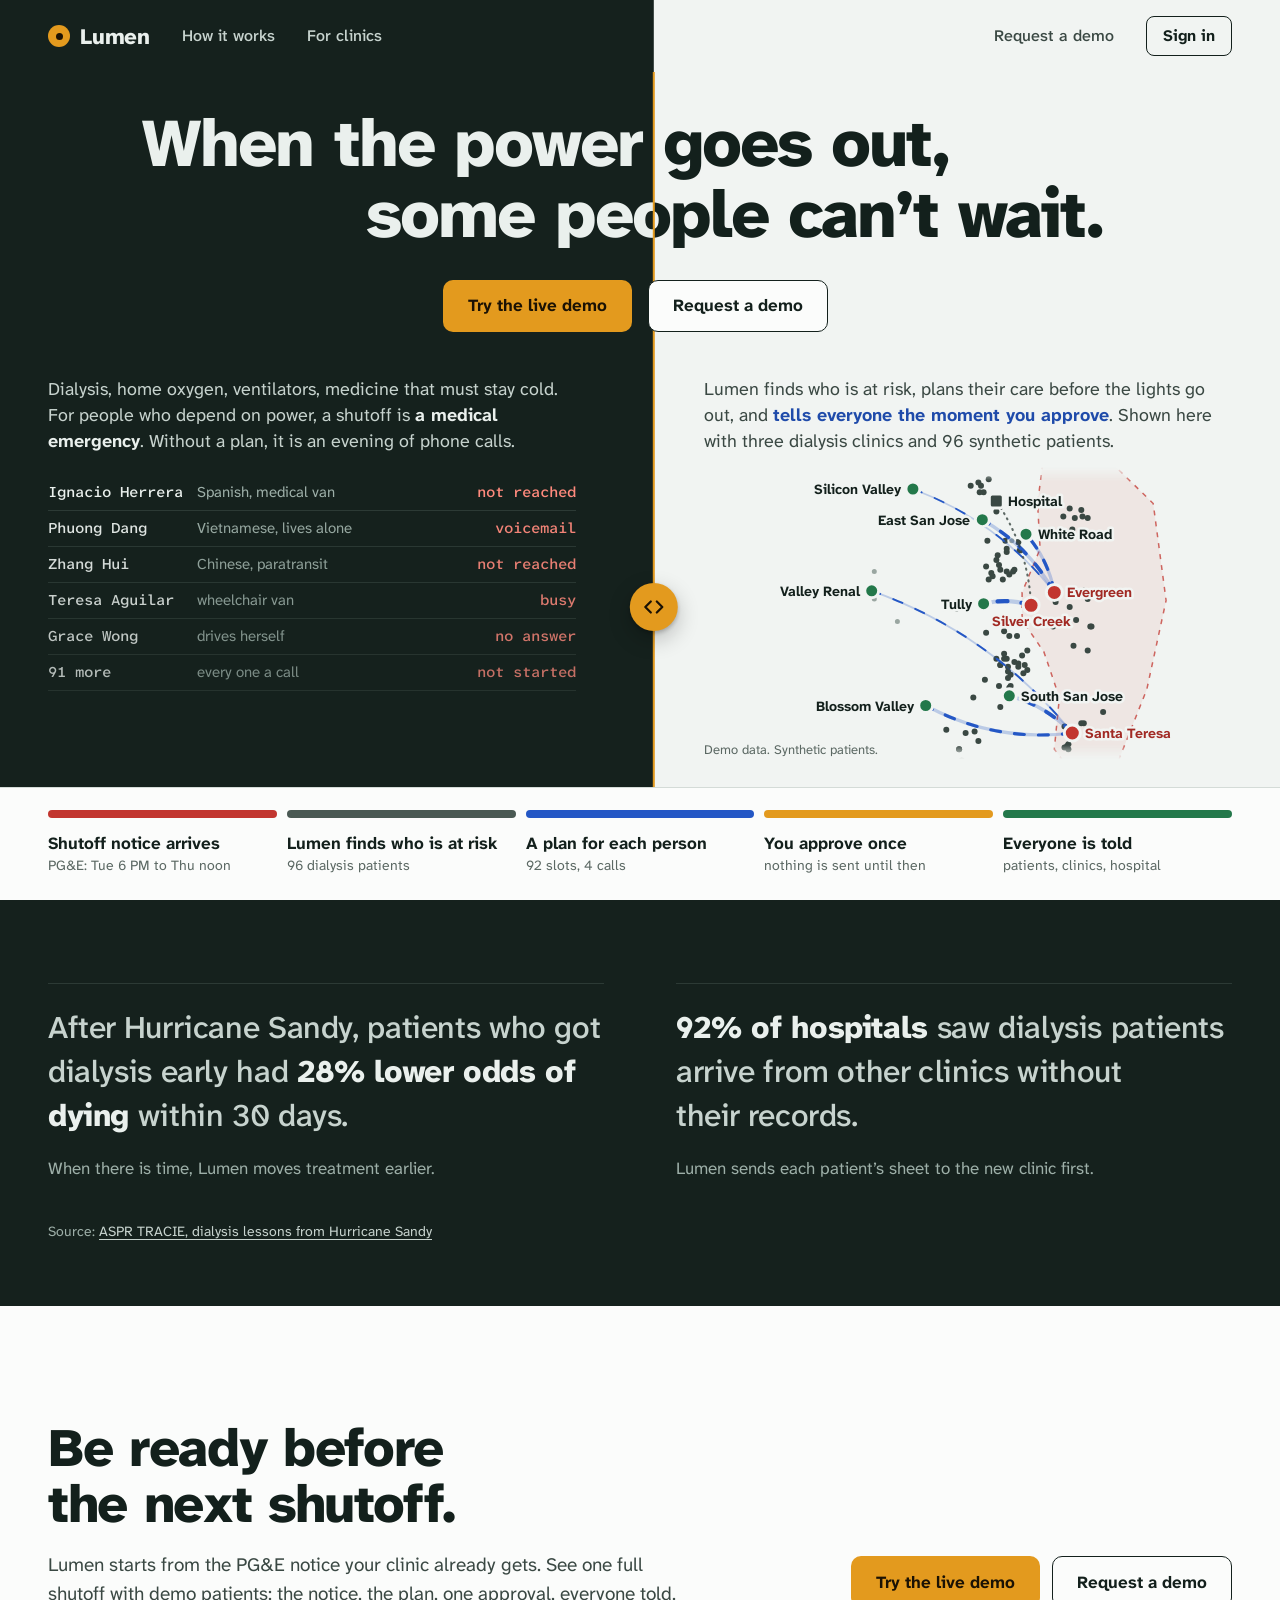
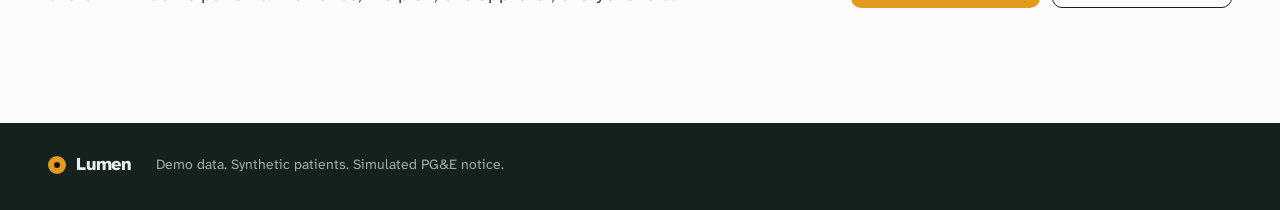
<file: frontend/prototype/index.html>
<!doctype html>
<html lang="en" data-theme="light">
<head>
<meta charset="utf-8">
<meta name="viewport" content="width=device-width, initial-scale=1">
<title>Lumen · Care through a power shutoff</title>
<link rel="icon" href="data:,">
<meta name="description" content="Lumen helps people who depend on electricity get through planned power shutoffs. The demo plans a dialysis clinic’s patients through a PG&amp;E Public Safety Power Shutoff.">
<!-- same theme rule as the console: a saved choice wins, else the system setting -->
<script>(function(){var t;try{t=localStorage.getItem('lumenTheme')}catch(e){}if(t!=='dark'&&t!=='light')t=matchMedia('(prefers-color-scheme: dark)').matches?'dark':'light';document.documentElement.dataset.theme=t})()</script>
<link rel="preconnect" href="https://fonts.googleapis.com">
<link rel="preconnect" href="https://fonts.gstatic.com" crossorigin>
<link rel="stylesheet" href="https://fonts.googleapis.com/css2?family=Atkinson+Hyperlegible+Mono:wght@400;500&family=Atkinson+Hyperlegible+Next:wght@400;500;700;800&display=swap">
<link rel="stylesheet" href="landing.css">
<script src="landing.js" defer></script>
</head>
<body>
<svg class="sprite" width="0" height="0" aria-hidden="true">
  <symbol id="i-lr" viewBox="0 0 24 24"><path d="M9 6.5L3.5 12 9 17.5M15 6.5l5.5 5.5-5.5 5.5"/></symbol>
</svg>

<!-- The seam: one night seen twice. The .n blocks are the night without Lumen (the live, accessible copy);
     landing.js adds a lit copy of each (.d, aria-hidden) and clips the two at the seam. -->
<header class="hero" id="top">
  <div class="sky" aria-hidden="true"></div>
  <nav class="nav" aria-label="Main">
    <a class="logo" href="#top" data-side><i aria-hidden="true"></i>Lumen</a>
    <a class="nl wide" href="#how" data-side>How it works</a>
    <a class="nl wide" href="#clinics" data-side>For clinics</a>
    <span class="spacer"></span>
    <button class="nl wide" type="button" data-soon data-side>Request a demo</button>
    <button class="signin" type="button" data-soon data-side>Sign in</button>
  </nav>

  <div class="stage">
    <div class="split hl" data-copy>
      <h1 class="n"><span>When the power goes out,</span> <span>some people can’t wait.</span></h1>
    </div>

    <div class="split ln" data-copy>
      <p class="n lede">Dialysis, home oxygen, ventilators, medicine that must stay cold. For people who depend on power, a shutoff is <b>a medical emergency</b>. Without a plan, it is an evening of phone calls.</p>
    </div>

    <div class="split calls" data-copy>
      <ol class="n" aria-label="The same evening, call by call">
        <li style="--i:0" data-day="Early · Tue 6 AM" data-k="early"><span class="nm">Ignacio Herrera</span><span class="dt">Spanish, medical van</span><span class="st">not reached</span><span class="vh">. With Lumen: comes in early, Tuesday 6 AM.</span></li>
        <li style="--i:1" data-day="Early · Tue 10:30 AM" data-k="early"><span class="nm">Phuong Dang</span><span class="dt">Vietnamese, lives alone</span><span class="st">voicemail</span><span class="vh">. With Lumen: comes in early, Tuesday 10:30 AM.</span></li>
        <li style="--i:2" data-day="Tully · Thu 10:30 AM" data-k="move"><span class="nm">Zhang Hui</span><span class="dt">Chinese, paratransit</span><span class="st">not reached</span><span class="vh">. With Lumen: DaVita Tully, Thursday 10:30 AM.</span></li>
        <li style="--i:3" data-day="White Road · Wed 3 PM" data-k="move"><span class="nm">Teresa Aguilar</span><span class="dt">wheelchair van</span><span class="st">busy</span><span class="vh">. With Lumen: SHC White Road, Wednesday 3 PM.</span></li>
        <li style="--i:4" data-day="Hospital · you call" data-k="call"><span class="nm">Grace Wong</span><span class="dt">drives herself</span><span class="st">no answer</span><span class="vh">. With Lumen: you call her, and the hospital is told.</span></li>
        <li style="--i:5" data-day="91 more planned" data-k="more"><span class="nm">91 more</span><span class="dt">every one a call</span><span class="st">not started</span><span class="vh">. With Lumen: 91 more planned.</span></li>
      </ol>
    </div>

    <div class="split ld" data-copy>
      <p class="n lede">Lumen finds who is at risk, plans their care before the lights go out, and <b>tells everyone the moment you approve</b>. Shown here with three dialysis clinics and 96 synthetic patients.</p>
    </div>

    <div class="acts">
      <a class="btn pri" href="console.html">Try the live demo</a>
      <button class="btn sec" type="button" data-soon>Request a demo</button>
    </div>

    <div class="scene">
      <div class="split map" role="img" aria-label="Map of the Santa Clara County clinics. Three clinics have no power: SHC Evergreen, SHC Silver Creek and SHC Santa Teresa. Blue routes lead their patients to seven open clinics. Four patients need a phone call, and Regional Medical Center gets their sheets.">
        <div class="n"></div><div class="d"></div>
      </div>
      <p class="tag" data-side>Demo data. Synthetic patients.</p>
    </div>
  </div>

  <div class="seam" aria-hidden="true"></div>
  <div class="grab" aria-hidden="true"></div>
  <div class="knob" role="slider" tabindex="0" aria-label="Compare the night without Lumen and with Lumen" aria-valuemin="0" aria-valuemax="100" aria-valuenow="50" aria-valuetext="50% without Lumen, 50% with Lumen"><svg class="i" aria-hidden="true"><use href="#i-lr"/></svg></div>
</header>

<main>
  <section class="how" id="how" aria-labelledby="howT">
    <h2 class="vh" id="howT">How it works</h2>
    <ol class="steps">
      <li style="--i:0;--b:var(--red)"><span class="bar" aria-hidden="true"></span><b>Shutoff notice arrives</b><span>PG&amp;E: Tue 6 PM to Thu noon</span></li>
      <li style="--i:1;--b:var(--slate)"><span class="bar" aria-hidden="true"></span><b>Lumen finds who is at risk</b><span>96 dialysis patients</span></li>
      <li style="--i:2;--b:var(--blue)"><span class="bar" aria-hidden="true"></span><b>A plan for each person</b><span>92 slots, 4 calls</span></li>
      <li style="--i:3;--b:var(--amber)"><span class="bar" aria-hidden="true"></span><b>You approve once</b><span>nothing is sent until then</span></li>
      <li style="--i:4;--b:var(--green)"><span class="bar" aria-hidden="true"></span><b>Everyone is told</b><span>patients, clinics, hospital</span></li>
    </ol>
  </section>

  <section class="facts" aria-labelledby="whyT">
    <h2 class="vh" id="whyT">Why it matters</h2>
    <div class="fact">
      <p class="big">After Hurricane Sandy, patients who got dialysis early had <b>28% lower odds of dying</b> within 30 days.</p>
      <p class="so">When there is time, Lumen moves treatment earlier.</p>
    </div>
    <div class="fact">
      <p class="big"><b>92% of hospitals</b> saw dialysis patients arrive from other clinics without their records.</p>
      <p class="so">Lumen sends each patient’s sheet to the new clinic first.</p>
    </div>
    <p class="src">Source: <a href="https://files.asprtracie.hhs.gov/documents/aspr-tracie-ta-dialysis-hurricane-sandy-lessons-learned-07015-508.pdf">ASPR TRACIE, dialysis lessons from Hurricane Sandy</a></p>
  </section>

  <section class="clinics" id="clinics" aria-labelledby="clinicsT">
    <div>
      <h2 id="clinicsT">Be ready before the next shutoff.</h2>
      <p>Lumen starts from the PG&amp;E notice your clinic already gets. See one full shutoff with demo patients: the notice, the plan, one approval, everyone told.</p>
    </div>
    <div class="acts2">
      <a class="btn pri" href="console.html">Try the live demo</a>
      <button class="btn sec" type="button" data-soon>Request a demo</button>
    </div>
  </section>
</main>

<footer class="foot">
  <span class="logo"><i aria-hidden="true"></i>Lumen</span>
  <p>Demo data. Synthetic patients. Simulated PG&amp;E notice.</p>
</footer>

<dialog class="soon" id="soon" aria-labelledby="soonT" aria-describedby="soonP">
  <h2 id="soonT">Coming soon</h2>
  <p id="soonP">Lumen is a demo for now. Clinic sign-in opens with our first pilot.</p>
  <form method="dialog" class="acts3">
    <a class="btn pri" href="console.html">Try the live demo</a>
    <button class="btn sec">Close</button>
  </form>
</dialog>
</body>
</html>
</file>
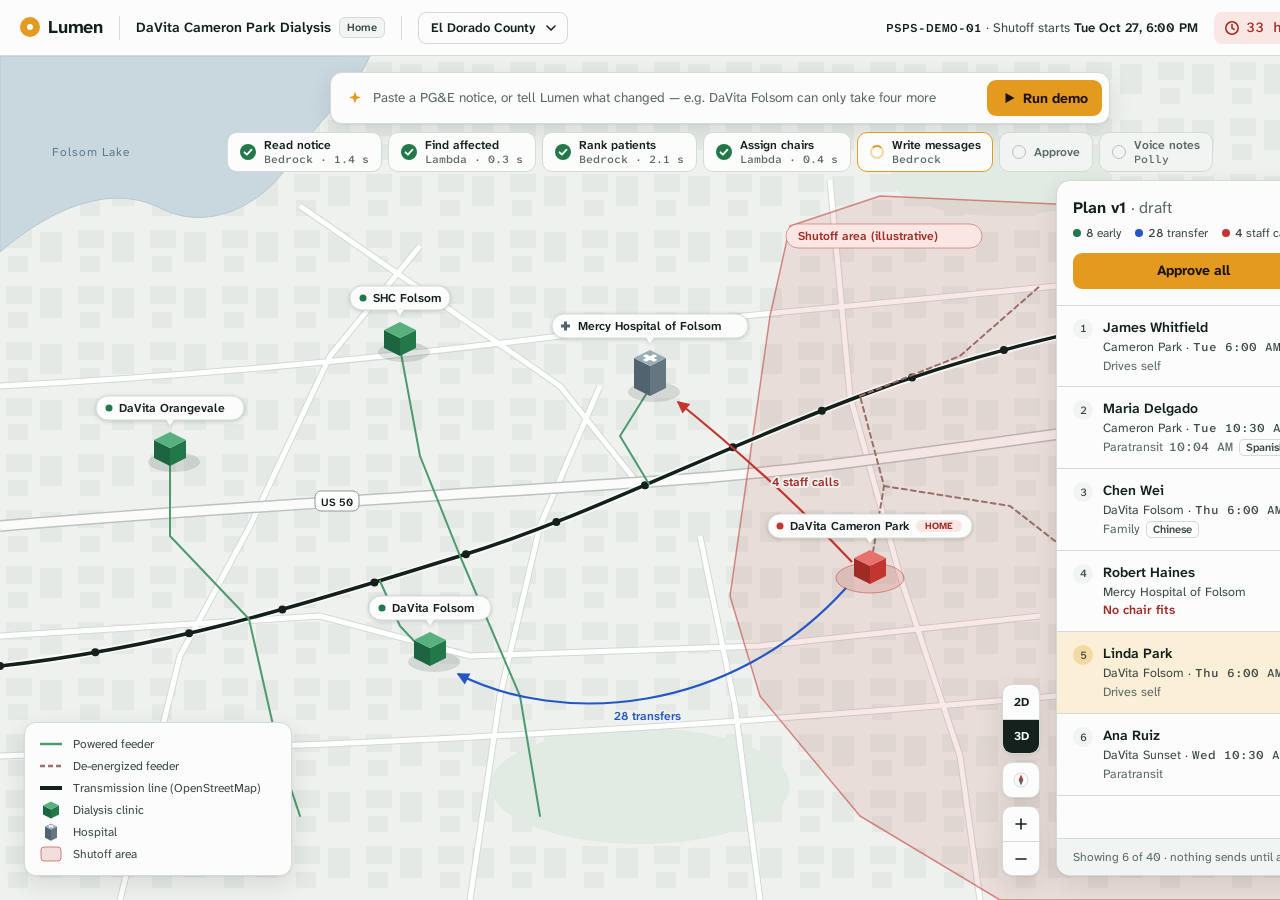
<file: .impeccable/mocks/decision/command.html>
<!doctype html>
<html lang="en"><head><meta charset="utf-8"><title>Lumen command bar</title>
<link rel="preconnect" href="https://fonts.googleapis.com"><link rel="preconnect" href="https://fonts.gstatic.com" crossorigin>
<link href="https://fonts.googleapis.com/css2?family=Atkinson+Hyperlegible+Mono:wght@500&family=Atkinson+Hyperlegible+Next:wght@400;600;700&display=swap" rel="stylesheet">
<style>
:root{--ground:#E6EBE8;--paper:#FBFCFB;--paper2:#F1F4F2;--ink:#13201C;--ink2:#3A4843;--mute:#5B6863;--line:#D4DBD7;--rail:#15211D;--amber:#E39A1E;--onamber:#1B1204;--red:#C2362F;--redbg:#FAE7E4;--blue:#2457C5;--green:#23784A;--greenbg:#E2F1E8;--sh:0 1px 2px rgba(19,32,28,.06),0 8px 24px rgba(19,32,28,.10)}
*{box-sizing:border-box;margin:0}
html,body{width:1440px;height:900px;overflow:hidden}
body{position:relative;background:var(--ground);color:var(--ink);font:400 14px/1.35 "Atkinson Hyperlegible Next",system-ui,sans-serif}
button{font:inherit;color:inherit;background:none;border:0;cursor:pointer}
.m{font-family:"Atkinson Hyperlegible Mono",ui-monospace,monospace;font-weight:500;font-variant-numeric:tabular-nums}
.i{width:16px;height:16px;flex:none}.s{fill:none;stroke:currentColor;stroke-width:1.6;stroke-linecap:round;stroke-linejoin:round}
.map{position:absolute;left:0;top:56px}.map text{fill:var(--ink);font-size:12px;font-weight:600}
.hl{paint-order:stroke;stroke:#EEF1EE;stroke-width:4px;stroke-linejoin:round}
.bt{fill:var(--t)}.bl{fill:var(--l)}.br{fill:var(--r)}
.pl{filter:drop-shadow(0 1px 2px rgba(19,32,28,.2))}.pl rect,.pl path{fill:#FBFCFB}.pl rect{stroke:#D4DBD7}
.fp,.fd{fill:none;stroke-width:2;stroke-linecap:round;stroke-linejoin:round}.fp{stroke:#4E9A6E}.fd{stroke:#9C6D69;stroke-dasharray:5 4}
header{position:absolute;inset:0 0 auto 0;height:56px;background:var(--paper);border-bottom:1px solid var(--line);display:flex;align-items:center;gap:16px;padding:0 20px;z-index:5}
.brand{display:flex;align-items:center;gap:8px;font-weight:700;font-size:18px;letter-spacing:-.01em}
.dot{width:20px;height:20px;border-radius:50%;background:var(--amber);position:relative}.dot::after{content:"";position:absolute;inset:7px;border-radius:50%;background:var(--paper)}
.vr{width:1px;height:24px;background:var(--line)}.sp{flex:1}
.tag{font-size:11px;font-weight:600;padding:2px 7px;border-radius:6px;background:var(--paper2);border:1px solid var(--line);color:var(--ink2);margin-left:-8px}
.sel{display:flex;align-items:center;gap:8px;height:32px;padding:0 8px 0 12px;border:1px solid var(--line);border-radius:8px;font-weight:600;font-size:13px}
.ev{font-size:13px;color:var(--ink2)}.ev b{color:var(--ink);font-weight:600}.ev .m{font-size:12px}
.cd{display:flex;align-items:center;gap:6px;height:32px;padding:0 10px;border-radius:8px;background:var(--redbg);color:#A22B25;font-size:14px}
.rst{display:flex;align-items:center;gap:6px;height:32px;padding:0 6px;color:var(--mute);font-size:13px;font-weight:600}
.cmd{position:absolute;left:330px;top:72px;width:780px;height:52px;background:var(--paper);border:1px solid var(--line);border-radius:12px;box-shadow:var(--sh);display:flex;align-items:center;gap:10px;padding:0 7px 0 16px;z-index:4;color:var(--mute);font-size:13.5px}
.cmd span{flex:1;white-space:nowrap;overflow:hidden;text-overflow:ellipsis}
.btn{height:36px;padding:0 14px;border-radius:9px;font-weight:700;font-size:14px;display:inline-flex;align-items:center;justify-content:center;gap:6px;white-space:nowrap}
.pri{background:var(--amber);color:var(--onamber)}.quiet{background:var(--paper2);border:1px solid var(--line);color:var(--ink2);font-weight:600}
.steps{position:absolute;top:132px;left:0;width:1440px;display:flex;justify-content:center;gap:6px;z-index:4}
.st{display:flex;align-items:center;gap:8px;height:40px;padding:0 12px;border-radius:10px;background:var(--paper);border:1px solid var(--line);line-height:1.25}
.st b{display:block;font-weight:600;font-size:12px}.st small{display:block;font-size:11px;color:var(--mute)}
.st.act{border:1.5px solid var(--amber);padding:0 11.5px}.st.pend{background:var(--paper2);color:var(--mute)}
.spin{width:14px;height:14px;border-radius:50%;border:2px solid #F2D8A4;border-top-color:var(--amber);animation:sp 1s linear infinite;flex:none}@keyframes sp{to{transform:rotate(360deg)}}
.ring{width:14px;height:14px;border-radius:50%;border:1.5px solid #B9C3BE;flex:none}
aside{position:absolute;right:24px;top:180px;bottom:24px;width:360px;background:var(--paper);border:1px solid var(--line);border-radius:14px;box-shadow:var(--sh);display:flex;flex-direction:column;overflow:hidden;z-index:4}
.ph{padding:16px;border-bottom:1px solid var(--line)}.ph h2{font-size:16px;font-weight:700}.ph h2 span{color:var(--mute);font-weight:400}
.cnt{display:flex;gap:14px;margin-top:6px;font-size:12px;color:var(--ink2)}.cnt i{display:inline-block;width:8px;height:8px;border-radius:50%;margin-right:5px}
.acts{display:flex;gap:8px;margin-top:12px}.acts .pri{flex:1}
.row{display:grid;grid-template-columns:20px 1fr;gap:10px;padding:12px 16px;border-bottom:1px solid var(--line)}
.n{width:20px;height:20px;border-radius:50%;background:var(--paper2);display:grid;place-items:center;font-size:11px;color:var(--ink2);margin-top:1px}
.r1{display:flex;justify-content:space-between;align-items:center;gap:8px;font-weight:600}.r2,.r3{font-size:12.5px;color:var(--ink2);margin-top:2px}
.r3{color:var(--mute);display:flex;gap:6px;align-items:center}.r2 .m{font-size:12px}
.t{font-size:11px;font-weight:600;padding:2px 8px;border-radius:999px;white-space:nowrap}.e{background:var(--greenbg);color:#175A36}.x{background:#E4EBFA;color:#1D44A0}.c{background:var(--redbg);color:#A22B25}
.lg{font-size:11px;font-weight:600;padding:0 6px;border:1px solid var(--line);border-radius:5px;color:var(--ink2)}
.chg{background:#FBEFD8}.chg .n{background:#F3D9A4}.cg{margin-left:auto;background:var(--amber);color:var(--onamber);font-size:11px;font-weight:700;padding:1px 7px;border-radius:5px}
.pf{margin-top:auto;padding:10px 16px;background:var(--paper2);border-top:1px solid var(--line);font-size:12px;color:var(--mute)}
.leg{position:absolute;left:24px;bottom:24px;width:268px;padding:10px 14px;background:var(--paper);border:1px solid var(--line);border-radius:12px;box-shadow:var(--sh);font-size:12px;color:var(--ink2);z-index:4}
.leg div{display:flex;align-items:center;gap:10px;height:22px}.leg svg{width:24px;height:18px;flex:none}
.ctl{position:absolute;right:400px;bottom:24px;display:flex;flex-direction:column;gap:8px;z-index:4}
.ctl div{border:1px solid var(--line);border-radius:10px;background:var(--paper);box-shadow:var(--sh);overflow:hidden}
.ctl button{display:grid;place-items:center;width:36px;height:34px;font-size:12px;font-weight:700}.ctl button+button{border-top:1px solid var(--line)}.ctl .on{background:var(--rail);color:var(--paper)}
</style></head><body>
<svg class="map" width="1440" height="844" viewBox="0 0 1440 844">
<defs>
<pattern id="blk" width="72" height="56" patternUnits="userSpaceOnUse"><path fill="#E4E9E5" d="M6 6h26v18H6zM40 8h22v30H40zM8 32h20v16H8z"/></pattern>
<path id="rd" d="M120 844L180 600 250 470 330 300 420 190M470 844L500 640 540 470 600 330M760 844L735 650 700 480M980 844L960 700 900 520 850 340 830 124M0 330C200 320 400 300 560 280S860 250 1056 230M0 700C300 690 600 680 1056 640M0 580L320 560 470 600 760 590 1040 560M300 150L560 330 640 430"/>
<path id="us" d="M0 470C240 450 440 440 660 425S1000 380 1440 330"/>
<path id="t" d="M0 610C180 590 330 540 460 500S700 400 860 340S1180 250 1440 215"/>
<marker id="ab" viewBox="0 0 10 10" refX="8" refY="5" markerWidth="7" markerHeight="7" orient="auto"><path d="M1 1L9 5 1 9z" fill="#2457C5"/></marker>
<marker id="ar" viewBox="0 0 10 10" refX="8" refY="5" markerWidth="7" markerHeight="7" orient="auto"><path d="M1 1L9 5 1 9z" fill="#C2362F"/></marker>
<g id="bx"><polygon class="bl" points="-16,0 0,8 0,-10 -16,-18"/><polygon class="br" points="0,8 16,0 16,-18 0,-10"/><polygon class="bt" points="0,-26 16,-18 0,-10 -16,-18"/></g>
<g id="bh"><polygon class="bl" points="-16,0 0,8 0,-22 -16,-30"/><polygon class="br" points="0,8 16,0 16,-30 0,-22"/><polygon class="bt" points="0,-38 16,-30 0,-22 -16,-30"/><polygon fill="#fff" points="7.4,-28.1 3.6,-30 7.4,-31.9 3.8,-33.7 0,-31.8 -3.8,-33.7 -7.4,-31.9 -3.6,-30 -7.4,-28.1 -3.8,-26.3 0,-28.2 3.8,-26.3"/></g>
<symbol id="ck" viewBox="0 0 16 16"><circle cx="8" cy="8" r="8" fill="#23784A"/><path d="M4.5 8.3l2.4 2.4 4.6-5" fill="none" stroke="#fff" stroke-width="1.8" stroke-linecap="round" stroke-linejoin="round"/></symbol>
<symbol id="chev" viewBox="0 0 16 16"><path class="s" d="M4 6l4 4 4-4"/></symbol>
<symbol id="clk" viewBox="0 0 16 16"><circle class="s" cx="8" cy="8" r="6.2"/><path class="s" d="M8 4.5V8l2.2 1.4"/></symbol>
<symbol id="rs" viewBox="0 0 16 16"><path class="s" d="M3 8a5 5 0 1 0 1.6-3.7M3 2.5v3h3"/></symbol>
<symbol id="sp" viewBox="0 0 16 16"><path d="M8 1.5l1.6 4.4 4.4 1.6-4.4 1.6L8 13.5 6.4 9.1 2 7.5l4.4-1.6z" fill="currentColor"/></symbol>
</defs>
<rect width="1440" height="844" fill="#EEF1EE"/><rect width="1440" height="844" fill="url(#blk)"/>
<ellipse cx="640" cy="730" rx="150" ry="58" fill="#E2EBE3"/><ellipse cx="1000" cy="120" rx="110" ry="40" fill="#E2EBE3"/>
<path d="M0 0H370C350 44 318 62 292 104C262 152 206 176 160 152C112 128 54 150 0 196Z" fill="#C9D7DF" stroke="#B7C9D3"/><text x="52" y="100" style="fill:#5F7B8A;font-weight:400;letter-spacing:.08em">Folsom Lake</text>
<use href="#rd" fill="none" stroke="#D3D9D5" stroke-width="7"/><use href="#rd" fill="none" stroke="#fff" stroke-width="5"/>
<use href="#us" fill="none" stroke="#BCC4BF" stroke-width="12"/><use href="#us" fill="none" stroke="#FAFBFA" stroke-width="9"/>
<rect x="315" y="435" width="44" height="20" rx="6" fill="#fff" stroke="#8C9892"/><text x="337" y="449.500" text-anchor="middle" style="font-size:11px">US 50</text>
<polygon points="790,170 880,140 1100,150 1440,130 1440,844 1000,844 860,760 760,640 730,540 750,400 770,260" fill="#C2362F" fill-opacity=".11" stroke="#C2362F" stroke-opacity=".55" stroke-width="1.5" stroke-linejoin="round"/>
<g transform="translate(786 168)"><rect width="196" height="24" rx="12" fill="#FAE7E4" stroke="#C2362F" stroke-opacity=".45"/><text x="12" y="16" style="fill:#A22B25">Shutoff area (illustrative)</text></g>
<use href="#t" fill="none" stroke="#fff" stroke-opacity=".75" stroke-width="7"/><use href="#t" fill="none" stroke="#13201C" stroke-width="3.500"/><use href="#t" fill="none" stroke="#13201C" stroke-width="8" stroke-linecap="round" stroke-dasharray="0 96"/>
<path class="fp" d="M170 404L170 480 249 563M430 602L400 570 380 525M400 292L420 400 460 500M650 332L620 380 649 428M249 563L280 700 300 760M460 500L520 640 540 760"/>
<path class="fd" d="M870 514L884 430 860 340M884 430L1010 450 1100 520M860 340L960 300 1040 230"/>
<path d="M846 532C730 660 560 670 458 618" fill="none" stroke="#2457C5" stroke-width="2.200" marker-end="url(#ab)"/><text class="hl" x="647" y="664" text-anchor="middle" style="fill:#2457C5">28 transfers</text>
<path d="M852 506C790 440 720 380 678 346" fill="none" stroke="#C2362F" stroke-width="2.200" marker-end="url(#ar)"/><text class="hl" x="772" y="430" style="fill:#A22B25">4 staff calls</text>
<g transform="translate(400 292)"><ellipse cx="4" cy="4" rx="26" ry="10" fill="#13201C" fill-opacity=".12"/><use href="#bx" style="--t:#58B07F;--l:#1D6540;--r:#23784A"/><g class="pl"><rect x="-50" y="-62" width="100" height="24" rx="12"/><path d="M-4-38.500h8l-4 6z"/><circle cx="-37" cy="-50" r="3.500" fill="#23784A"/><text x="-27" y="-46">SHC Folsom</text></g></g>
<g transform="translate(650 332)"><ellipse cx="4" cy="4" rx="26" ry="10" fill="#13201C" fill-opacity=".12"/><use href="#bh" style="--t:#9AABB6;--l:#51636F;--r:#64767F"/><g class="pl" transform="translate(0 -12)"><rect x="-98" y="-62" width="196" height="24" rx="12"/><path d="M-4-38.500h8l-4 6z"/><path style="fill:#51636F" d="M-86-54.500h3v3h3v3h-3v3h-3v-3h-3v-3h3z"/><text x="-72" y="-46">Mercy Hospital of Folsom</text></g></g>
<g transform="translate(170 402)"><ellipse cx="4" cy="4" rx="26" ry="10" fill="#13201C" fill-opacity=".12"/><use href="#bx" style="--t:#58B07F;--l:#1D6540;--r:#23784A"/><g class="pl"><rect x="-74" y="-62" width="148" height="24" rx="12"/><path d="M-4-38.500h8l-4 6z"/><circle cx="-61" cy="-50" r="3.500" fill="#23784A"/><text x="-51" y="-46">DaVita Orangevale</text></g></g>
<g transform="translate(870 520)"><ellipse cx="0" cy="2" rx="34" ry="15" fill="#C2362F" fill-opacity=".16" stroke="#C2362F" stroke-opacity=".5"/><use href="#bx" style="--t:#E5736B;--l:#9E2B25;--r:#C2362F"/><g class="pl"><rect x="-102" y="-62" width="204" height="24" rx="12"/><path d="M-4-38.500h8l-4 6z"/><circle cx="-90" cy="-50" r="3.500" fill="#C2362F"/><text x="-80" y="-46">DaVita Cameron Park</text><rect x="46" y="-56" width="46" height="12" rx="6" style="fill:#FAE7E4;stroke:none"/><text x="69" y="-47" text-anchor="middle" style="fill:#A22B25;font-size:9.500px;font-weight:700">HOME</text></g></g>
<g transform="translate(430 602)"><ellipse cx="4" cy="4" rx="26" ry="10" fill="#13201C" fill-opacity=".12"/><use href="#bx" style="--t:#58B07F;--l:#1D6540;--r:#23784A"/><g class="pl"><rect x="-61" y="-62" width="122" height="24" rx="12"/><path d="M-4-38.500h8l-4 6z"/><circle cx="-48" cy="-50" r="3.500" fill="#23784A"/><text x="-38" y="-46">DaVita Folsom</text></g></g>
</svg>
<header>
<div class="brand"><span class="dot"></span>Lumen</div><span class="vr"></span>
<div style="font-weight:600">DaVita Cameron Park Dialysis</div><span class="tag">Home</span><span class="vr"></span>
<div class="sel">El Dorado County <svg class="i"><use href="#chev"/></svg></div><span class="sp"></span>
<div class="ev"><b class="m">PSPS-DEMO-01</b> · Shutoff starts <b>Tue Oct 27, 6:00 PM</b></div>
<div class="cd m"><svg class="i"><use href="#clk"/></svg>33 h 30 m</div>
<button class="rst"><svg class="i"><use href="#rs"/></svg>Reset</button>
</header>
<div class="cmd"><svg class="i" style="color:var(--amber)"><use href="#sp"/></svg><span>Paste a PG&amp;E notice, or tell Lumen what changed — e.g. DaVita Folsom can only take four more</span><button class="btn pri"><svg class="i" viewBox="0 0 16 16"><path d="M4.500 3l9 5-9 5z" fill="currentColor"/></svg>Run demo</button></div>
<div class="steps">
<div class="st"><svg class="i"><use href="#ck"/></svg><div><b>Read notice</b><small class="m">Bedrock · 1.4 s</small></div></div>
<div class="st"><svg class="i"><use href="#ck"/></svg><div><b>Find affected</b><small class="m">Lambda · 0.3 s</small></div></div>
<div class="st"><svg class="i"><use href="#ck"/></svg><div><b>Rank patients</b><small class="m">Bedrock · 2.1 s</small></div></div>
<div class="st"><svg class="i"><use href="#ck"/></svg><div><b>Assign chairs</b><small class="m">Lambda · 0.4 s</small></div></div>
<div class="st act"><i class="spin"></i><div><b>Write messages</b><small class="m">Bedrock</small></div></div>
<div class="st pend"><i class="ring"></i><b>Approve</b></div>
<div class="st pend"><i class="ring"></i><div><b>Voice notes</b><small class="m">Polly</small></div></div>
</div>
<aside>
<div class="ph"><h2>Plan v1 <span>· draft</span></h2>
<div class="cnt"><span><i style="background:var(--green)"></i><b class="m">8</b> early</span><span><i style="background:var(--blue)"></i><b class="m">28</b> transfer</span><span><i style="background:var(--red)"></i><b class="m">4</b> staff call</span></div>
<div class="acts"><button class="btn pri">Approve all</button><button class="btn quiet">Expand</button></div></div>
<div class="row"><span class="n m">1</span><div><div class="r1">James Whitfield<span class="t e">Early session</span></div><div class="r2">Cameron Park · <span class="m">Tue 6:00 AM</span></div><div class="r3">Drives self</div></div></div>
<div class="row"><span class="n m">2</span><div><div class="r1">Maria Delgado<span class="t e">Early session</span></div><div class="r2">Cameron Park · <span class="m">Tue 10:30 AM</span></div><div class="r3">Paratransit <span class="m">10:04 AM</span><span class="lg">Spanish</span></div></div></div>
<div class="row"><span class="n m">3</span><div><div class="r1">Chen Wei<span class="t x">Transfer</span></div><div class="r2">DaVita Folsom · <span class="m">Thu 6:00 AM</span></div><div class="r3">Family<span class="lg">Chinese</span></div></div></div>
<div class="row"><span class="n m">4</span><div><div class="r1">Robert Haines<span class="t c">Staff call</span></div><div class="r2">Mercy Hospital of Folsom</div><div class="r3" style="color:#A22B25;font-weight:600">No chair fits</div></div></div>
<div class="row chg"><span class="n m">5</span><div><div class="r1">Linda Park<span class="t x">Transfer</span></div><div class="r2">DaVita Folsom · <span class="m">Thu 6:00 AM</span></div><div class="r3">Drives self<span class="cg">Changed</span></div></div></div>
<div class="row"><span class="n m">6</span><div><div class="r1">Ana Ruiz<span class="t x">Transfer</span></div><div class="r2">DaVita Sunset · <span class="m">Wed 10:30 AM</span></div><div class="r3">Paratransit</div></div></div>
<div class="pf">Showing 6 of 40 · nothing sends until approved</div>
</aside>
<div class="leg">
<div><svg viewBox="0 0 24 18"><path d="M1 9h22" stroke="#4E9A6E" stroke-width="2.500"/></svg>Powered feeder</div>
<div><svg viewBox="0 0 24 18"><path d="M1 9h22" stroke="#9C6D69" stroke-width="2.500" stroke-dasharray="5 3"/></svg>De-energized feeder</div>
<div><svg viewBox="0 0 24 18"><path d="M1 9h22" stroke="#13201C" stroke-width="4"/></svg>Transmission line (OpenStreetMap)</div>
<div><svg viewBox="-17 -27 34 36"><use href="#bx" style="--t:#58B07F;--l:#1D6540;--r:#23784A"/></svg>Dialysis clinic</div>
<div><svg viewBox="-17 -39 34 48"><use href="#bh" style="--t:#9AABB6;--l:#51636F;--r:#64767F"/></svg>Hospital</div>
<div><svg viewBox="0 0 24 18"><rect x="2" y="2" width="20" height="14" rx="3" fill="#C2362F" fill-opacity=".15" stroke="#C2362F" stroke-opacity=".6"/></svg>Shutoff area</div>
</div>
<div class="ctl">
<div><button>2D</button><button class="on">3D</button></div>
<div><button aria-label="Reset north"><svg class="i" viewBox="0 0 16 16"><circle cx="8" cy="8" r="7" fill="none" stroke="#D4DBD7"/><path d="M8 2.500l2.400 5.500H5.600z" fill="#C2362F"/><path d="M8 13.500L5.600 8h4.800z" fill="#5B6863"/></svg></button></div>
<div><button aria-label="Zoom in"><svg class="i" viewBox="0 0 16 16"><path class="s" d="M3 8h10M8 3v10"/></svg></button><button aria-label="Zoom out"><svg class="i" viewBox="0 0 16 16"><path class="s" d="M3 8h10"/></svg></button></div>
</div>
</body></html>
</file>
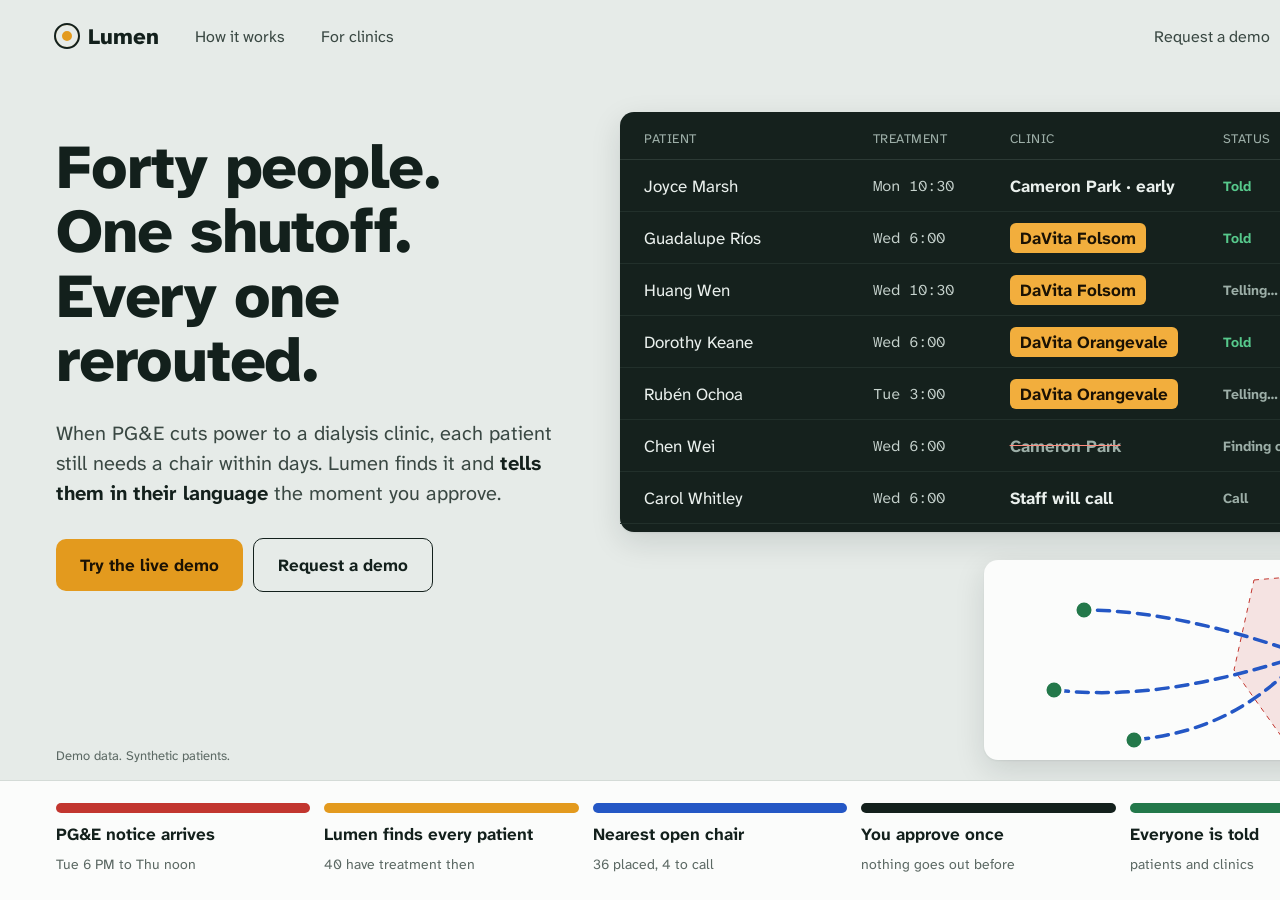
<file: .impeccable/mocks/decision/landing-board.html>
<!doctype html>
<html lang="en"><head><meta charset="utf-8">
<link href="https://fonts.googleapis.com/css2?family=Atkinson+Hyperlegible+Mono:wght@400;500&family=Atkinson+Hyperlegible+Next:wght@400;500;700;800&display=swap" rel="stylesheet">
<style>
*{box-sizing:border-box;margin:0}
body{width:1440px;height:900px;overflow:hidden;font-family:"Atkinson Hyperlegible Next",system-ui,sans-serif;color:#13201C;background:#E6EBE8;position:relative}
nav{height:72px;display:flex;align-items:center;padding:0 56px;gap:36px}
.logo{display:flex;align-items:center;gap:10px;font-weight:800;font-size:22px}
.logo i{width:22px;height:22px;border-radius:50%;background:#E39A1E;box-shadow:inset 0 0 0 6px #E6EBE8;outline:2px solid #13201C}
nav a{font-size:16px;color:#3A4843;text-decoration:none}
nav .r{margin-left:auto;display:flex;gap:28px;align-items:center}
.signin{border:1.5px solid #13201C;border-radius:8px;padding:9px 16px;color:#13201C!important;font-weight:700}
.left{position:absolute;left:56px;top:136px;width:500px}
h1{font-size:62px;line-height:1.04;font-weight:800;letter-spacing:-.02em}
.left p{font-size:20px;line-height:1.5;color:#3A4843;margin:24px 0 30px}
.left b{color:#13201C}
.btn{display:inline-block;font-size:17px;font-weight:700;padding:15px 24px;border-radius:10px;margin-right:10px}
.pri{background:#E39A1E;color:#1B1204}
.sec{border:1.5px solid #13201C}
.board{position:absolute;left:620px;top:112px;width:764px;background:#15211D;border-radius:14px;padding:18px 0 8px;color:#EAF0ED;box-shadow:0 1px 2px rgba(19,32,28,.06),0 10px 30px rgba(19,32,28,.13)}
.bh{display:grid;grid-template-columns:1.5fr .9fr 1.4fr .9fr;padding:0 24px 12px;font-size:13px;color:#9DAFA8;letter-spacing:.04em;border-bottom:1px solid #2C3A35}
.row{display:grid;grid-template-columns:1.5fr .9fr 1.4fr .9fr;align-items:center;padding:0 24px;height:52px;border-bottom:1px solid #22302B;font-size:17px}
.t{font-family:"Atkinson Hyperlegible Mono",monospace;font-size:15px;color:#C7D3CE}
.c{font-weight:700}
.c.new{color:#1B1204;background:#F2AE3D;border-radius:6px;padding:4px 10px;justify-self:start}
.c.old{color:#9DAFA8;text-decoration:line-through;text-decoration-color:#FF8A7D}
.s{font-size:14px;color:#57C98C;font-weight:700}
.s.w{color:#9DAFA8}
.inset{position:absolute;right:56px;top:560px;width:400px;height:200px;background:#FBFCFB;border-radius:14px;overflow:hidden;box-shadow:0 1px 2px rgba(19,32,28,.06),0 10px 30px rgba(19,32,28,.13)}
.strip{position:absolute;left:0;right:0;bottom:0;height:120px;display:grid;grid-template-columns:repeat(5,1fr);padding:22px 56px;gap:14px;background:#FBFCFB;border-top:1px solid #D4DBD7}
.st{display:flex;flex-direction:column;gap:10px}
.bar{height:10px;border-radius:5px}
.st b{font-size:17px}.st small{font-size:14px;color:#5B6863}
.tag{position:absolute;left:56px;bottom:136px;font-size:13px;color:#5B6863}
</style></head><body>
<nav><span class="logo"><i></i>Lumen</span><a href="#">How it works</a><a href="#">For clinics</a>
<div class="r"><a href="#">Request a demo</a><a class="signin" href="#">Sign in</a></div></nav>
<div class="left">
<h1>Forty people. One shutoff. Every one rerouted.</h1>
<p>When PG&amp;E cuts power to a dialysis clinic, each patient still needs a chair within days. Lumen finds it and <b>tells them in their language</b> the moment you approve.</p>
<span class="btn pri">Try the live demo</span><span class="btn sec">Request a demo</span>
</div>
<div class="board">
<div class="bh"><span>PATIENT</span><span>TREATMENT</span><span>CLINIC</span><span>STATUS</span></div>
<div class="row"><span>Joyce Marsh</span><span class="t">Mon 10:30</span><span class="c">Cameron Park · early</span><span class="s">Told</span></div>
<div class="row"><span>Guadalupe Ríos</span><span class="t">Wed 6:00</span><span class="c new">DaVita Folsom</span><span class="s">Told</span></div>
<div class="row"><span>Huang Wen</span><span class="t">Wed 10:30</span><span class="c new">DaVita Folsom</span><span class="s w">Telling…</span></div>
<div class="row"><span>Dorothy Keane</span><span class="t">Wed 6:00</span><span class="c new">DaVita Orangevale</span><span class="s">Told</span></div>
<div class="row"><span>Rubén Ochoa</span><span class="t">Tue 3:00</span><span class="c new">DaVita Orangevale</span><span class="s w">Telling…</span></div>
<div class="row"><span>Chen Wei</span><span class="t">Wed 6:00</span><span class="c old">Cameron Park</span><span class="s w">Finding chair</span></div>
<div class="row"><span>Carol Whitley</span><span class="t">Wed 6:00</span><span class="c">Staff will call</span><span class="s w">Call</span></div>
</div>
<div class="inset">
<svg width="400" height="200" viewBox="0 0 400 200" aria-hidden="true">
<path d="M270 20 L390 10 L390 150 L300 180 L250 110Z" fill="#C2362F" fill-opacity=".12" stroke="#C2362F" stroke-dasharray="5 5"/>
<g fill="none" stroke="#2457C5" stroke-width="3.5" stroke-linecap="round" stroke-dasharray="12 8"><path d="M320 95 C250 70 170 50 100 50"/><path d="M320 95 C240 120 160 140 70 130"/><path d="M320 95 C260 160 200 175 150 180"/></g>
<circle cx="320" cy="95" r="10" fill="#C2362F" stroke="#FBFCFB" stroke-width="3"/>
<g fill="#23784A" stroke="#FBFCFB" stroke-width="3"><circle cx="100" cy="50" r="9"/><circle cx="70" cy="130" r="9"/><circle cx="150" cy="180" r="9"/></g>
</svg></div>
<p class="tag">Demo data. Synthetic patients.</p>
<div class="strip">
<div class="st"><span class="bar" style="background:#C2362F"></span><b>PG&amp;E notice arrives</b><small>Tue 6 PM to Thu noon</small></div>
<div class="st"><span class="bar" style="background:#E39A1E"></span><b>Lumen finds every patient</b><small>40 have treatment then</small></div>
<div class="st"><span class="bar" style="background:#2457C5"></span><b>Nearest open chair</b><small>36 placed, 4 to call</small></div>
<div class="st"><span class="bar" style="background:#13201C"></span><b>You approve once</b><small>nothing goes out before</small></div>
<div class="st"><span class="bar" style="background:#23784A"></span><b>Everyone is told</b><small>patients and clinics</small></div>
</div>
</body></html>
</file>
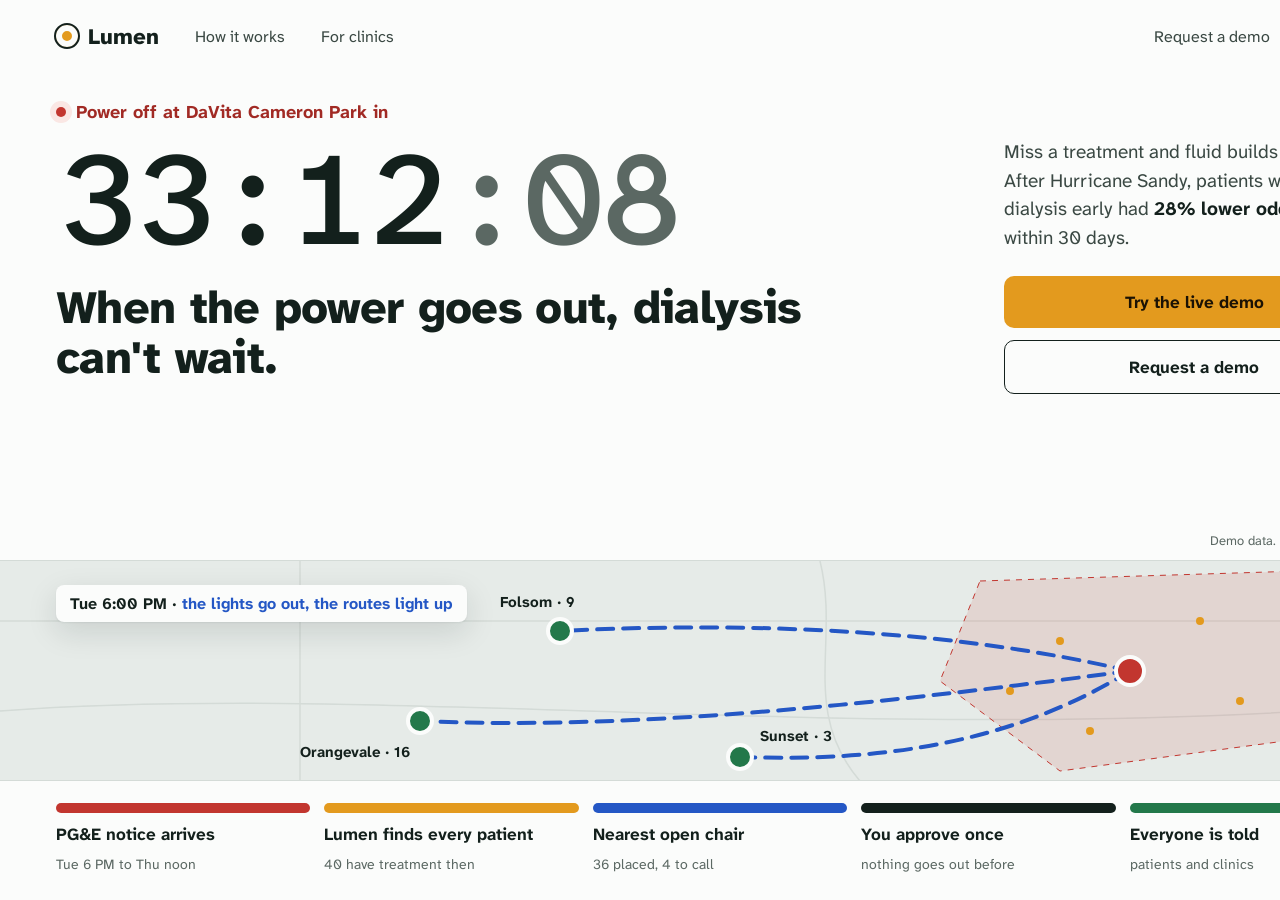
<file: .impeccable/mocks/decision/landing-countdown.html>
<!doctype html>
<html lang="en"><head><meta charset="utf-8">
<link href="https://fonts.googleapis.com/css2?family=Atkinson+Hyperlegible+Mono:wght@400;500&family=Atkinson+Hyperlegible+Next:wght@400;500;700;800&display=swap" rel="stylesheet">
<style>
*{box-sizing:border-box;margin:0}
body{width:1440px;height:900px;overflow:hidden;font-family:"Atkinson Hyperlegible Next",system-ui,sans-serif;color:#13201C;background:#FBFCFB;position:relative}
nav{height:72px;display:flex;align-items:center;padding:0 56px;gap:36px}
.logo{display:flex;align-items:center;gap:10px;font-weight:800;font-size:22px}
.logo i{width:22px;height:22px;border-radius:50%;background:#E39A1E;box-shadow:inset 0 0 0 6px #FBFCFB;outline:2px solid #13201C}
nav a{font-size:16px;color:#3A4843;text-decoration:none}
nav .r{margin-left:auto;display:flex;gap:28px;align-items:center}
.signin{border:1.5px solid #13201C;border-radius:8px;padding:9px 16px;color:#13201C!important;font-weight:700}
.top{display:grid;grid-template-columns:1fr 380px;gap:56px;padding:28px 56px 0}
.k{font-size:18px;color:#A12A24;font-weight:700;display:flex;align-items:center;gap:10px}
.k i{width:10px;height:10px;border-radius:50%;background:#C2362F;box-shadow:0 0 0 6px #FAE7E4}
.clock{font-family:"Atkinson Hyperlegible Mono",monospace;font-size:132px;font-weight:500;letter-spacing:-.04em;line-height:1;margin:10px 0 18px;font-variant-numeric:tabular-nums}
.clock span{color:#5B6863}
h1{font-size:46px;line-height:1.08;font-weight:800;letter-spacing:-.015em;max-width:760px}
.side{padding-top:38px}
.side p{font-size:19px;line-height:1.5;color:#3A4843;margin-bottom:24px}
.side b{color:#13201C}
.btn{display:block;text-align:center;font-size:17px;font-weight:700;padding:15px 22px;border-radius:10px;margin-bottom:12px}
.pri{background:#E39A1E;color:#1B1204}
.sec{border:1.5px solid #13201C}
.map{position:absolute;left:0;right:0;top:560px;height:220px;background:#E6EBE8;border-top:1px solid #D4DBD7;overflow:hidden}
.beat{position:absolute;left:56px;top:24px;font-size:16px;font-weight:700;background:#FBFCFB;padding:8px 14px;border-radius:8px;box-shadow:0 1px 2px rgba(19,32,28,.06),0 10px 30px rgba(19,32,28,.13)}
.beat em{font-style:normal;color:#2457C5}
.strip{position:absolute;left:0;right:0;bottom:0;height:120px;display:grid;grid-template-columns:repeat(5,1fr);padding:22px 56px;gap:14px;border-top:1px solid #D4DBD7;background:#FBFCFB}
.st{display:flex;flex-direction:column;gap:10px}
.bar{height:10px;border-radius:5px}
.st b{font-size:17px}.st small{font-size:14px;color:#5B6863}
.tag{position:absolute;right:56px;top:532px;font-size:13px;color:#5B6863}
</style></head><body>
<nav><span class="logo"><i></i>Lumen</span><a href="#">How it works</a><a href="#">For clinics</a>
<div class="r"><a href="#">Request a demo</a><a class="signin" href="#">Sign in</a></div></nav>
<div class="top">
<div><p class="k"><i></i>Power off at DaVita Cameron Park in</p>
<p class="clock">33:12<span>:08</span></p>
<h1>When the power goes out, dialysis can't wait.</h1></div>
<div class="side"><p>Miss a treatment and fluid builds in the lungs. After Hurricane Sandy, patients who got dialysis early had <b>28% lower odds of dying</b> within 30 days.</p>
<span class="btn pri">Try the live demo</span><span class="btn sec">Request a demo</span></div>
</div>
<div class="map">
<svg width="1440" height="220" viewBox="0 0 1440 220" aria-hidden="true">
<g stroke="#D4DBD7" stroke-width="1.5" fill="none"><path d="M0 60 H1440"/><path d="M0 150 C400 120 900 190 1440 140"/><path d="M300 0 V220"/><path d="M820 0 C840 80 800 150 860 220"/></g>
<path d="M980 20 L1300 10 L1360 170 L1060 210 L940 120Z" fill="#C2362F" fill-opacity=".12" stroke="#C2362F" stroke-dasharray="6 6"/>
<g fill="none" stroke="#2457C5" stroke-width="4" stroke-linecap="round" stroke-dasharray="16 10">
<path d="M1130 110 C960 70 760 60 560 70"/><path d="M1130 110 C900 140 640 170 420 160"/><path d="M1130 110 C1000 190 860 200 740 196"/></g>
<g fill="#E39A1E"><circle cx="1060" cy="80" r="4"/><circle cx="1200" cy="60" r="4"/><circle cx="1240" cy="140" r="4"/><circle cx="1090" cy="170" r="4"/><circle cx="1290" cy="100" r="4"/><circle cx="1010" cy="130" r="4"/></g>
<circle cx="1130" cy="110" r="14" fill="#C2362F" stroke="#FBFCFB" stroke-width="4"/>
<g fill="#23784A" stroke="#FBFCFB" stroke-width="4"><circle cx="560" cy="70" r="12"/><circle cx="420" cy="160" r="12"/><circle cx="740" cy="196" r="12"/></g>
<g font-family="Atkinson Hyperlegible Next" font-size="15" font-weight="700" fill="#13201C"><text x="500" y="46">Folsom · 9</text><text x="300" y="196">Orangevale · 16</text><text x="760" y="180">Sunset · 3</text></g>
</svg>
<p class="beat">Tue 6:00 PM · <em>the lights go out, the routes light up</em></p>
</div>
<p class="tag">Demo data. Synthetic patients.</p>
<div class="strip">
<div class="st"><span class="bar" style="background:#C2362F"></span><b>PG&amp;E notice arrives</b><small>Tue 6 PM to Thu noon</small></div>
<div class="st"><span class="bar" style="background:#E39A1E"></span><b>Lumen finds every patient</b><small>40 have treatment then</small></div>
<div class="st"><span class="bar" style="background:#2457C5"></span><b>Nearest open chair</b><small>36 placed, 4 to call</small></div>
<div class="st"><span class="bar" style="background:#13201C"></span><b>You approve once</b><small>nothing goes out before</small></div>
<div class="st"><span class="bar" style="background:#23784A"></span><b>Everyone is told</b><small>patients and clinics</small></div>
</div>
</body></html>
</file>
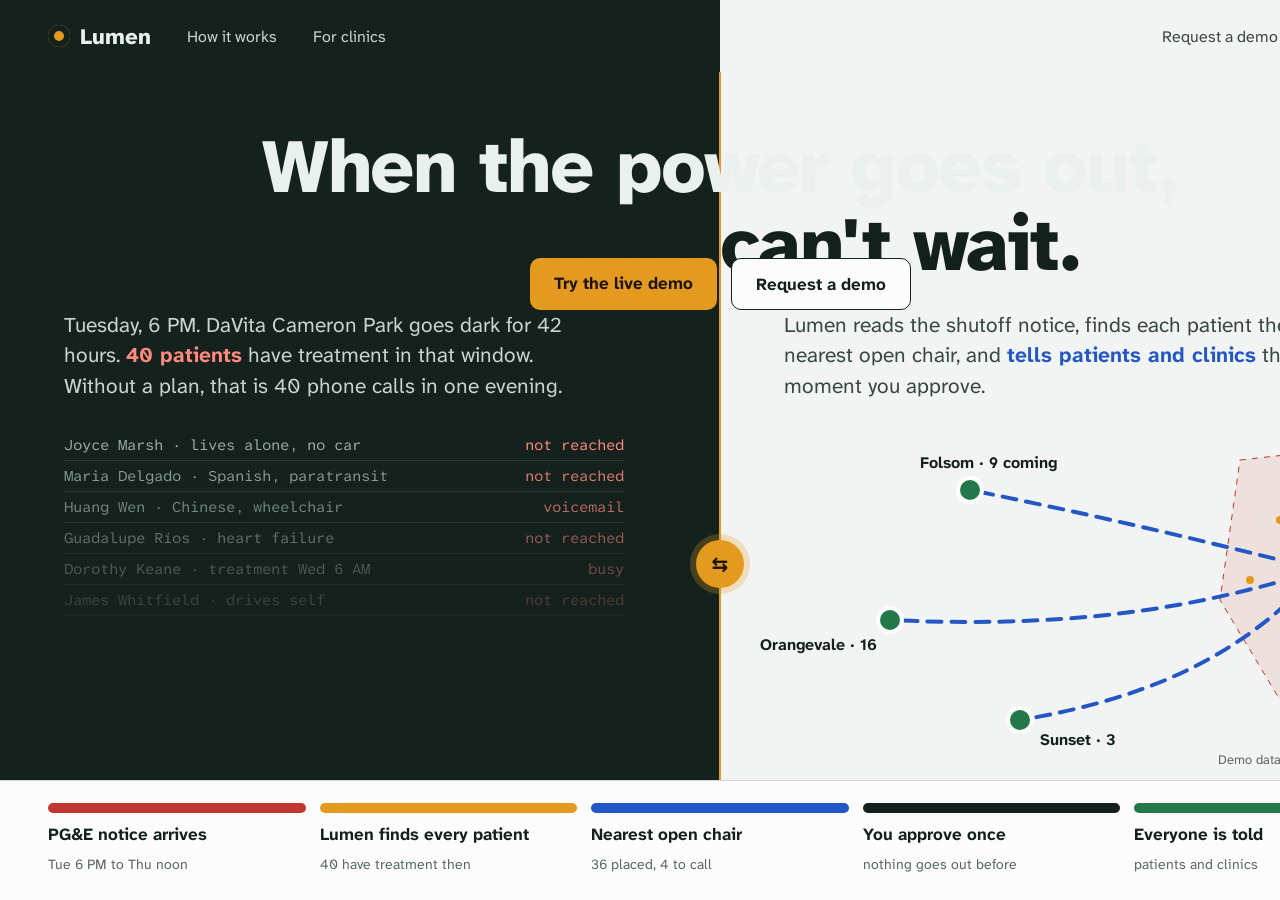
<file: .impeccable/mocks/decision/landing-seam.html>
<!doctype html>
<html lang="en"><head><meta charset="utf-8">
<link href="https://fonts.googleapis.com/css2?family=Atkinson+Hyperlegible+Mono:wght@400;500&family=Atkinson+Hyperlegible+Next:wght@400;500;700;800&display=swap" rel="stylesheet">
<style>
*{box-sizing:border-box;margin:0}
body{width:1440px;height:900px;overflow:hidden;font-family:"Atkinson Hyperlegible Next",system-ui,sans-serif;color:#13201C;background:#FBFCFB;position:relative}
.night{position:absolute;inset:0 720px 0 0;background:#15211D;color:#EAF0ED}
.day{position:absolute;inset:0 0 0 720px;background:#F1F4F2}
nav{position:absolute;top:0;left:0;right:0;height:72px;display:flex;align-items:center;padding:0 48px;gap:36px;z-index:3}
.logo{display:flex;align-items:center;gap:10px;font-weight:800;font-size:22px;color:#EAF0ED}
.logo i{width:22px;height:22px;border-radius:50%;background:#E39A1E;box-shadow:inset 0 0 0 6px #15211D}
nav a{font-size:16px;color:#C7D3CE;text-decoration:none}
nav .r{margin-left:auto;display:flex;gap:28px;align-items:center}
nav .r a{color:#3A4843}
.signin{border:1.5px solid #13201C;border-radius:8px;padding:9px 16px;color:#13201C!important;font-weight:700}
h1{position:absolute;top:128px;left:0;right:0;text-align:center;font-size:76px;line-height:1.02;font-weight:800;letter-spacing:-.02em;z-index:3;pointer-events:none}
h1 .a{color:#EAF0ED}h1 .b{color:#13201C}
.lede{position:absolute;top:310px;font-size:21px;line-height:1.45;width:520px}
.l1{left:64px;color:#C7D3CE}.l2{left:784px;color:#3A4843}
.lede b{font-weight:700}
.l1 b{color:#FF8A7D}.l2 b{color:#2457C5}
.calls{position:absolute;left:64px;top:430px;width:560px;font-family:"Atkinson Hyperlegible Mono",monospace;font-size:15px;color:#9DAFA8;line-height:2}
.calls span{display:block;border-bottom:1px solid #2C3A35;opacity:var(--o)}
.calls em{float:right;font-style:normal;color:#FF8A7D}
svg{position:absolute;left:720px;top:400px}
.seam{position:absolute;left:719px;top:72px;bottom:120px;width:2px;background:#E39A1E;z-index:2}
.knob{position:absolute;left:696px;top:540px;width:48px;height:48px;border-radius:50%;background:#E39A1E;z-index:3;display:flex;align-items:center;justify-content:center;font-size:20px;color:#1B1204;font-weight:800;box-shadow:0 0 0 6px rgba(227,154,30,.25)}
.acts{position:absolute;top:258px;left:0;right:0;display:flex;justify-content:center;gap:14px;z-index:3}
.btn{font-size:17px;font-weight:700;padding:14px 24px;border-radius:10px}
.pri{background:#E39A1E;color:#1B1204}
.sec{background:#FBFCFB;color:#13201C;border:1.5px solid #13201C}
.strip{position:absolute;left:0;right:0;bottom:0;height:120px;background:#FBFCFB;border-top:1px solid #D4DBD7;display:grid;grid-template-columns:repeat(5,1fr);padding:22px 48px;gap:14px;z-index:3}
.st{display:flex;flex-direction:column;gap:10px}
.bar{height:10px;border-radius:5px;background:#D4DBD7}
.st:nth-child(1) .bar{background:#C2362F}.st:nth-child(2) .bar{background:#E39A1E}.st:nth-child(3) .bar{background:#2457C5}.st:nth-child(4) .bar{background:#13201C}.st:nth-child(5) .bar{background:#23784A}
.st b{font-size:17px}.st small{font-size:14px;color:#5B6863}
.tag{position:absolute;right:48px;bottom:132px;font-size:13px;color:#5B6863;z-index:3}
</style></head><body>
<div class="night"></div><div class="day"></div>
<nav><span class="logo"><i></i>Lumen</span><a href="#">How it works</a><a href="#">For clinics</a>
<div class="r"><a href="#">Request a demo</a><a class="signin" href="#">Sign in</a></div></nav>
<h1><span class="a">When the power goes out,</span><br><span class="b" style="display:inline-block;margin-left:720px;transform:translateX(-50%)">dialysis can't wait.</span></h1>
<div class="acts"><span class="btn pri">Try the live demo</span><span class="btn sec">Request a demo</span></div>
<p class="lede l1">Tuesday, 6 PM. DaVita Cameron Park goes dark for 42 hours. <b>40 patients</b> have treatment in that window. Without a plan, that is 40 phone calls in one evening.</p>
<p class="lede l2">Lumen reads the shutoff notice, finds each patient the nearest open chair, and <b>tells patients and clinics</b> the moment you approve.</p>
<div class="calls">
<span style="--o:1">Joyce Marsh · lives alone, no car <em>not reached</em></span>
<span style="--o:.85">Maria Delgado · Spanish, paratransit <em>not reached</em></span>
<span style="--o:.7">Huang Wen · Chinese, wheelchair <em>voicemail</em></span>
<span style="--o:.55">Guadalupe Ríos · heart failure <em>not reached</em></span>
<span style="--o:.4">Dorothy Keane · treatment Wed 6 AM <em>busy</em></span>
<span style="--o:.25">James Whitfield · drives self <em>not reached</em></span>
</div>
<svg width="720" height="380" viewBox="0 0 720 380" aria-hidden="true">
<path d="M520 60 L700 40 L700 260 L560 300 L500 200Z" fill="#C2362F" fill-opacity=".1" stroke="#C2362F" stroke-dasharray="6 6"/>
<g fill="none" stroke="#2457C5" stroke-width="4" stroke-linecap="round">
<path d="M600 170 C520 150 400 120 250 90" stroke-dasharray="14 10"/>
<path d="M600 170 C500 200 380 230 170 220" stroke-dasharray="14 10"/>
<path d="M600 170 C520 260 420 300 300 320" stroke-dasharray="14 10"/>
</g>
<g fill="#E39A1E"><circle cx="560" cy="120" r="4"/><circle cx="640" cy="210" r="4"/><circle cx="580" cy="240" r="4"/><circle cx="660" cy="130" r="4"/><circle cx="530" cy="180" r="4"/></g>
<circle cx="600" cy="170" r="14" fill="#C2362F" stroke="#FBFCFB" stroke-width="4"/>
<g fill="#23784A" stroke="#FBFCFB" stroke-width="4"><circle cx="250" cy="90" r="12"/><circle cx="170" cy="220" r="12"/><circle cx="300" cy="320" r="12"/></g>
<g font-family="Atkinson Hyperlegible Next" font-size="16" font-weight="700" fill="#13201C">
<text x="200" y="68">Folsom · 9 coming</text><text x="40" y="250">Orangevale · 16</text><text x="320" y="345">Sunset · 3</text><text x="580" y="200">Cameron Park · no power</text></g>
</svg>
<div class="seam"></div><div class="knob">⇆</div>
<div class="tag">Demo data. Synthetic patients.</div>
<div class="strip">
<div class="st"><span class="bar"></span><b>PG&amp;E notice arrives</b><small>Tue 6 PM to Thu noon</small></div>
<div class="st"><span class="bar"></span><b>Lumen finds every patient</b><small>40 have treatment then</small></div>
<div class="st"><span class="bar"></span><b>Nearest open chair</b><small>36 placed, 4 to call</small></div>
<div class="st"><span class="bar"></span><b>You approve once</b><small>nothing goes out before</small></div>
<div class="st"><span class="bar"></span><b>Everyone is told</b><small>patients and clinics</small></div>
</div>
</body></html>
</file>
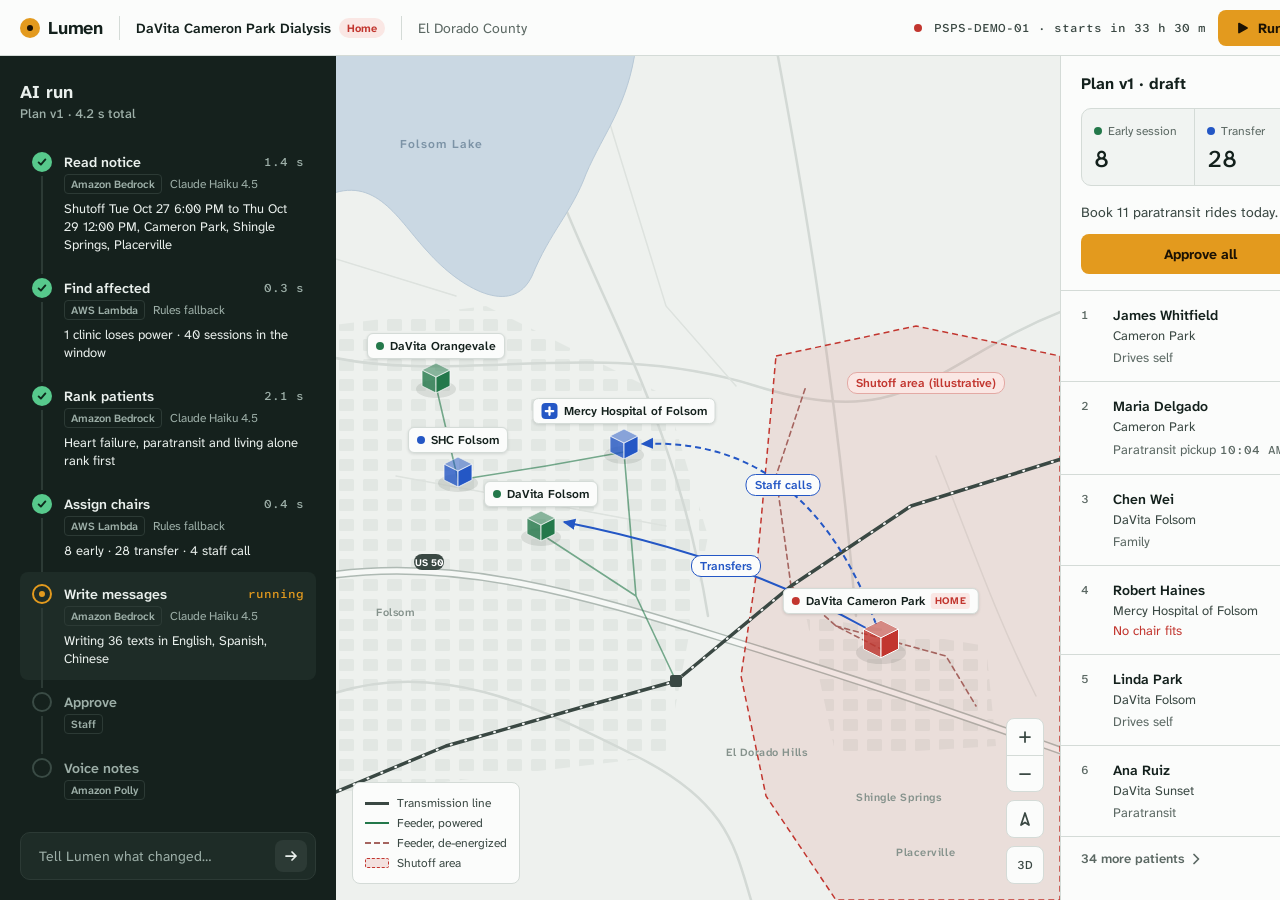
<file: .impeccable/mocks/decision/rail.html>
<!doctype html>
<html lang="en"><head><meta charset="utf-8"><title>Lumen - Run rail</title>
<link rel="preconnect" href="https://fonts.googleapis.com"><link rel="preconnect" href="https://fonts.gstatic.com" crossorigin>
<link rel="stylesheet" href="https://fonts.googleapis.com/css2?family=Atkinson+Hyperlegible+Mono:wght@500&family=Atkinson+Hyperlegible+Next:wght@400;600;700&display=swap">
<style>
:root{--ground:#E6EBE8;--paper:#FBFCFB;--paper-2:#F1F4F2;--ink:#13201C;--ink-2:#3A4843;--mute:#5B6863;--line:#D4DBD7;--rail:#15211D;--rail-2:#1E2C27;--rail-ink:#EAF0ED;--rail-mute:#9DAFA8;--rail-line:#2C3A35;--amber:#E39A1E;--red:#C2362F;--red-bg:#FAE7E4;--blue:#2457C5;--blue-bg:#E7EDFA;--green:#23784A;--green-bg:#E2F1E8}
*{box-sizing:border-box}html,body{margin:0}
body{width:1440px;height:900px;overflow:hidden;display:grid;grid-template-rows:56px 844px;background:var(--ground);color:var(--ink);font:400 14px/20px "Atkinson Hyperlegible Next",system-ui,sans-serif}
.m{font:500 12px/20px "Atkinson Hyperlegible Mono",ui-monospace,monospace;font-variant-numeric:tabular-nums}
.i{width:16px;height:16px;flex:none;fill:none;stroke:currentColor;stroke-width:1.75;stroke-linecap:round;stroke-linejoin:round}
button{font:inherit;font-weight:700;border:0;cursor:pointer;height:36px;padding:0 16px;border-radius:8px;display:inline-flex;align-items:center;gap:8px}
.pri{background:var(--amber);color:#1B1204}.q{background:none;color:var(--ink-2);font-weight:600}
header{display:flex;align-items:center;gap:16px;padding:0 20px;background:var(--paper);border-bottom:1px solid var(--line)}
.logo{display:flex;align-items:center;gap:8px;font-size:18px;font-weight:700;letter-spacing:-.01em}
.logo i{display:grid;place-items:center;width:20px;height:20px;border-radius:50%;background:var(--amber)}.logo i::after{content:"";width:6px;height:6px;border-radius:50%;background:#1B1204}
.sep{width:1px;height:24px;background:var(--line)}.mute{color:var(--mute)}
.home{display:flex;align-items:center;gap:8px;font-weight:600}
.tag{font-size:11px;line-height:20px;padding:0 8px;border-radius:10px;font-weight:700;white-space:nowrap}
.e{background:var(--green-bg);color:var(--green)}.tr{background:var(--blue-bg);color:var(--blue)}.sc{background:var(--red-bg);color:var(--red)}
.run{margin-left:auto;display:flex;align-items:center;gap:12px;color:var(--ink-2)}.run .dot{width:8px;height:8px;border-radius:50%;background:var(--red)}
main{display:grid;grid-template-columns:336px 1fr 380px;min-height:0}
aside{background:var(--rail);color:var(--rail-ink);padding:24px 20px 20px;display:flex;flex-direction:column}
aside h2{margin:0;font-size:18px;line-height:24px}aside .sub{margin:0 0 16px;color:var(--rail-mute);font-size:13px}
ol{list-style:none;margin:0;padding:0}
.ph{position:relative;display:grid;grid-template-columns:20px 1fr;gap:12px;padding:12px;border-radius:8px}
.ph:not(:last-child)::after{content:"";position:absolute;left:21px;top:36px;bottom:-8px;width:2px;background:var(--rail-line)}
.act{background:var(--rail-2)}
.d{position:relative;z-index:1;display:grid;place-items:center;width:20px;height:20px;border-radius:50%}
.done .d{background:#57C98C;color:#0E2A1C}.done .d .i{width:12px;height:12px;stroke-width:2.5}
.act .d{border:2px solid var(--amber)}.act .d::after{content:"";width:6px;height:6px;border-radius:50%;background:var(--amber)}
.pen .d{border:2px solid #3A4B45}.pen .nm{color:var(--rail-mute)}
.top{display:flex;justify-content:space-between;font-weight:600}.top .m{color:var(--rail-mute)}.act .top .m{color:var(--amber)}
.meta{display:flex;align-items:center;gap:8px;margin-top:2px;color:var(--rail-mute);font-size:12px}
.svc{border:1px solid var(--rail-line);border-radius:4px;padding:0 6px;font-size:11px;font-weight:600;line-height:18px}
.res{margin:6px 0 0;font-size:13px;line-height:18px}
.cmd{margin-top:auto;display:flex;align-items:center;gap:8px;height:48px;padding:0 8px 0 16px;background:var(--rail-2);border:1px solid var(--rail-line);border-radius:10px}
.cmd input{flex:1;min-width:0;background:none;border:0;outline:0;color:var(--rail-ink);font:inherit}.cmd input::placeholder{color:var(--rail-mute);opacity:1}
.cmd button{width:32px;height:32px;padding:0;justify-content:center;background:var(--rail-line);color:var(--rail-ink)}
.map{position:relative;overflow:hidden;background:#EEF1EE}.map>svg{position:absolute;inset:0}
.pin{position:absolute;transform:translate(-50%,-100%);display:flex;align-items:center;gap:6px;padding:4px 8px;background:var(--paper);border:1px solid var(--line);border-radius:6px;font-size:12px;line-height:16px;font-weight:600;white-space:nowrap;box-shadow:0 1px 3px #13201C22}
.pin i{width:8px;height:8px;border-radius:50%;background:var(--c)}.pin b{padding:0 4px;border-radius:3px;background:var(--red-bg);color:var(--red);font-size:10px;letter-spacing:.06em}
.hx{display:grid;place-items:center;width:16px;height:16px;border-radius:4px;background:var(--blue);color:#fff}.hx .i{width:12px;height:12px;stroke-width:3}
.fl,.zone{position:absolute;padding:2px 8px;border-radius:10px;font-size:12px;line-height:16px;font-weight:600;white-space:nowrap}
.fl{transform:translate(-50%,-50%);background:var(--paper);border:1px solid var(--blue);color:var(--blue)}
.zone{transform:translateX(-50%);background:var(--red-bg);border:1px solid #E3A9A4;color:var(--red)}
.leg{position:absolute;left:16px;bottom:16px;display:grid;gap:4px;padding:12px;background:var(--paper);border:1px solid var(--line);border-radius:8px;font-size:12px;line-height:16px;color:var(--ink-2)}
.leg p{margin:0;display:flex;align-items:center;gap:8px}.leg i{width:24px;height:0;border-top:2px solid var(--c)}
.leg .z{height:10px;border:1px dashed var(--red);background:#C2362F22;border-radius:2px}
.ctl{position:absolute;right:16px;bottom:16px;display:grid;gap:8px}
.ctl div{display:grid;background:var(--paper);border:1px solid var(--line);border-radius:8px;overflow:hidden}
.ctl button{width:36px;height:36px;padding:0;justify-content:center;background:none;color:var(--ink-2);border-radius:0;font-size:12px}.ctl button+button{border-top:1px solid var(--line)}
.plan{background:var(--paper);border-left:1px solid var(--line);display:flex;flex-direction:column;min-height:0}
.plan header{border:0;padding:16px 20px 12px;justify-content:space-between;background:none;gap:8px}.plan h3{margin:0;font-size:16px;line-height:24px}
.cnt{display:grid;grid-template-columns:repeat(3,1fr);margin:0 20px;border:1px solid var(--line);border-radius:10px;background:var(--paper-2)}
.cnt div{padding:12px}.cnt div+div{border-left:1px solid var(--line)}
.cnt span{display:flex;align-items:center;gap:6px;font-size:12px;color:var(--mute);white-space:nowrap}.cnt span::before{content:"";width:8px;height:8px;border-radius:50%;background:var(--c)}
.cnt b{display:block;margin-top:4px;font:500 24px/28px "Atkinson Hyperlegible Mono",monospace}
.sum{margin:16px 20px 0;color:var(--ink-2)}.btns{display:flex;gap:8px;margin:12px 20px 16px}
.btns button{height:40px;justify-content:center}.btns .pri{flex:1}.btns .q{border:1px solid var(--line);background:var(--paper)}
.pts{list-style:none;margin:0;padding:0;border-top:1px solid var(--line)}
.pts li{display:grid;grid-template-columns:20px 1fr;gap:0 12px;padding:14px 20px;border-bottom:1px solid var(--line)}
.pts .n{color:var(--mute)}.pts .r{display:flex;justify-content:space-between;gap:8px;font-weight:600}
.pts p{margin:2px 0 0;font-size:13px;line-height:18px;color:var(--ink-2);display:flex;justify-content:space-between}.pts p+p{color:var(--mute)}.pts .no{color:var(--red)}
.more{display:flex;align-items:center;gap:4px;padding:12px 20px;color:var(--mute);font-weight:600;font-size:13px}
</style></head>
<body>
<svg width="0" height="0" style="position:absolute"><defs>
<symbol id="ck" viewBox="0 0 16 16"><path d="M3.5 8.5l3 3 6-7"/></symbol><symbol id="plus" viewBox="0 0 16 16"><path d="M8 3v10M3 8h10"/></symbol><symbol id="minus" viewBox="0 0 16 16"><path d="M3 8h10"/></symbol>
<symbol id="send" viewBox="0 0 16 16"><path d="M3 8h10M9 4l4 4-4 4"/></symbol><symbol id="play" viewBox="0 0 16 16"><path d="M5 3.5l8 4.5-8 4.5z"/></symbol><symbol id="filt" viewBox="0 0 16 16"><path d="M2.5 4h11M5 8h6M7 12h2"/></symbol>
<symbol id="nav" viewBox="0 0 16 16"><path d="M8 2l4 12-4-2.5L4 14z"/></symbol><symbol id="chev" viewBox="0 0 16 16"><path d="M6 3.5l4.5 4.5L6 12.5"/></symbol>
</defs></svg>
<header>
  <div class="logo"><i></i>Lumen</div><span class="sep"></span>
  <div class="home">DaVita Cameron Park Dialysis<span class="tag sc">Home</span></div><span class="sep"></span><span class="mute">El Dorado County</span>
  <div class="run"><span class="dot"></span><span class="m">PSPS-DEMO-01 · starts in 33 h 30 m</span><button class="pri"><svg class="i" style="fill:currentColor"><use href="#play"/></svg>Run demo</button><button class="q">Reset</button></div>
</header>
<main>
<aside>
  <h2>AI run</h2><p class="sub m" style="font-family:inherit">Plan v1 · 4.2 s total</p>
  <ol>
  <li class="ph done"><i class="d"><svg class="i"><use href="#ck"/></svg></i><div><div class="top"><span>Read notice</span><span class="m">1.4 s</span></div><div class="meta"><span class="svc">Amazon Bedrock</span>Claude Haiku 4.5</div><p class="res">Shutoff Tue Oct 27 6:00 PM to Thu Oct 29 12:00 PM, Cameron Park, Shingle Springs, Placerville</p></div></li>
  <li class="ph done"><i class="d"><svg class="i"><use href="#ck"/></svg></i><div><div class="top"><span>Find affected</span><span class="m">0.3 s</span></div><div class="meta"><span class="svc">AWS Lambda</span>Rules fallback</div><p class="res">1 clinic loses power · 40 sessions in the window</p></div></li>
  <li class="ph done"><i class="d"><svg class="i"><use href="#ck"/></svg></i><div><div class="top"><span>Rank patients</span><span class="m">2.1 s</span></div><div class="meta"><span class="svc">Amazon Bedrock</span>Claude Haiku 4.5</div><p class="res">Heart failure, paratransit and living alone rank first</p></div></li>
  <li class="ph done"><i class="d"><svg class="i"><use href="#ck"/></svg></i><div><div class="top"><span>Assign chairs</span><span class="m">0.4 s</span></div><div class="meta"><span class="svc">AWS Lambda</span>Rules fallback</div><p class="res">8 early · 28 transfer · 4 staff call</p></div></li>
  <li class="ph act"><i class="d"></i><div><div class="top"><span>Write messages</span><span class="m">running</span></div><div class="meta"><span class="svc">Amazon Bedrock</span>Claude Haiku 4.5</div><p class="res">Writing 36 texts in English, Spanish, Chinese</p></div></li>
  <li class="ph pen"><i class="d"></i><div><div class="top nm"><span>Approve</span></div><div class="meta"><span class="svc">Staff</span></div></div></li>
  <li class="ph pen"><i class="d"></i><div><div class="top nm"><span>Voice notes</span></div><div class="meta"><span class="svc">Amazon Polly</span></div></div></li>
  </ol>
  <label class="cmd"><input placeholder="Tell Lumen what changed…"><button aria-label="Send"><svg class="i"><use href="#send"/></svg></button></label>
</aside>
<div class="map">
<svg viewBox="0 0 724 844" width="724" height="844">
<defs>
  <pattern id="bl" width="24" height="20" patternUnits="userSpaceOnUse"><rect x="3" y="3" width="15" height="12" rx="1.5" fill="#E2E7E3"/></pattern>
  <path id="us" d="M-10 520C120 500 250 540 380 580S600 650 740 700"/><path id="t1" d="M-10 740L110 690 250 650 340 625 455 530 575 450 735 400"/>
  <marker id="ar" viewBox="0 0 10 10" refX="8" refY="5" markerWidth="7" markerHeight="7" orient="auto"><path d="M0 1L9 5 0 9z" fill="#2457C5"/></marker>
  <g id="blk" fill="currentColor" stroke="#FBFCFB" stroke-width=".8" stroke-linejoin="round"><ellipse cy="3" rx="20" ry="9" fill="#13201C" opacity=".1" stroke="none"/><polygon points="-14,-16 0,-9 0,7 -14,0" opacity=".8"/><polygon points="0,-9 14,-16 14,0 0,7"/><polygon points="0,-23 14,-16 0,-9 -14,-16" opacity=".5"/></g>
</defs>
<path d="M-10 270L150 250 330 340 372 480 330 700-10 740Z M470 560L650 590 660 690 500 700Z" fill="url(#bl)"/>
<g fill="none" stroke-linecap="round"><g stroke="#D3D9D5" stroke-width="2.5"><path d="M180-10C220 200 330 300 372 560"/><path d="M-10 300C120 330 260 280 420 330S600 300 740 250"/><path d="M440-10C470 150 500 330 520 560"/><path d="M-10 640C100 600 200 650 300 700S400 800 420 860"/></g>
<g stroke="#DDE2DE" stroke-width="1.5"><path d="M-10 200L120 240M60 420L330 470M600 400C640 500 660 560 700 640M250-10L330 250L400 330"/></g></g>
<path d="M-10-10H300C292 50 268 76 250 118 236 156 214 176 196 220 176 262 124 232 92 196 62 164 40 118-10 140Z" fill="#CAD8E3" stroke="#B7C8D6"/>
<text x="64" y="92" fill="#7C93A6" font-size="12" font-weight="600" letter-spacing=".08em">Folsom Lake</text>
<use href="#us" fill="none" stroke="#AEB9B3" stroke-width="8"/><use href="#us" fill="none" stroke="#F6F8F6" stroke-width="5"/>
<rect x="78" y="498" width="30" height="16" rx="8" fill="#3A4843"/><text x="93" y="510" fill="#fff" font-size="10" font-weight="700" text-anchor="middle">US 50</text>
<polygon points="440,300 580,270 724,300 724,844 500,844 430,740 405,620 420,520" fill="#C2362F" fill-opacity=".1" stroke="#C2362F" stroke-width="1.5" stroke-dasharray="6 4"/>
<g fill="#85928C" font-size="11" font-weight="600" letter-spacing=".05em"><text x="40" y="560">Folsom</text><text x="390" y="700">El Dorado Hills</text><text x="520" y="745">Shingle Springs</text><text x="560" y="800">Placerville</text></g>
<g fill="none" stroke-linecap="round" stroke-linejoin="round" stroke-width="1.6"><path d="M340 625 300 540 205 478M300 540 288 396 210 410 122 424 100 330" stroke="#23784A" stroke-opacity=".6"/><path d="M455 530 500 570 545 593M500 570 610 600 640 650M455 530 440 420 470 330" stroke="#A5645F" stroke-dasharray="5 4"/></g>
<use href="#t1" fill="none" stroke="#3A4843" stroke-width="3.5" stroke-linejoin="round"/><use href="#t1" fill="none" stroke="#FBFCFB" stroke-width="2" stroke-dasharray="1 14" stroke-linecap="round"/>
<rect x="334" y="619" width="12" height="12" rx="2" fill="#3A4843"/>
<g fill="none" stroke="#2457C5" stroke-width="2" marker-end="url(#ar)"><path d="M530 572Q400 500 228 466"/><path d="M540 568Q470 380 306 388" stroke-dasharray="6 4"/></g>
<use href="#blk" transform="translate(545 593) scale(1.25)" style="color:#C2362F"/><use href="#blk" x="205" y="478" style="color:#23784A"/><use href="#blk" x="100" y="330" style="color:#23784A"/>
<use href="#blk" x="288" y="396" style="color:#2457C5"/><use href="#blk" x="122" y="424" style="color:#2457C5"/>
</svg>
<div class="zone" style="left:590px;top:316px">Shutoff area (illustrative)</div>
<div class="pin" style="left:545px;top:558px;--c:var(--red)"><i></i>DaVita Cameron Park<b>HOME</b></div>
<div class="pin" style="left:205px;top:451px;--c:var(--green)"><i></i>DaVita Folsom</div>
<div class="pin" style="left:288px;top:368px"><span class="hx"><svg class="i"><use href="#plus"/></svg></span>Mercy Hospital of Folsom</div>
<div class="pin" style="left:122px;top:397px;--c:var(--blue)"><i></i>SHC Folsom</div>
<div class="pin" style="left:100px;top:303px;--c:var(--green)"><i></i>DaVita Orangevale</div>
<div class="fl" style="left:390px;top:510px">Transfers</div><div class="fl" style="left:447px;top:429px">Staff calls</div>
<div class="leg"><p><i style="--c:#3A4843;border-width:3px"></i>Transmission line</p><p><i style="--c:#23784A"></i>Feeder, powered</p><p><i style="--c:#A5645F;border-top-style:dashed"></i>Feeder, de-energized</p><p><i class="z"></i>Shutoff area</p></div>
<div class="ctl"><div><button aria-label="Zoom in"><svg class="i"><use href="#plus"/></svg></button><button aria-label="Zoom out"><svg class="i"><use href="#minus"/></svg></button></div><div><button aria-label="Reset north"><svg class="i"><use href="#nav"/></svg></button></div><div><button class="m">3D</button></div></div>
</div>
<section class="plan">
  <header><h3>Plan v1 · draft</h3><span class="mute m" style="font-family:inherit;font-size:13px">40 patients</span></header>
  <div class="cnt"><div style="--c:var(--green)"><span>Early session</span><b>8</b></div><div style="--c:var(--blue)"><span>Transfer</span><b>28</b></div><div style="--c:var(--red)"><span>Staff call</span><b>4</b></div></div>
  <p class="sum">Book 11 paratransit rides today.</p>
  <div class="btns"><button class="pri">Approve all</button><button class="q"><svg class="i"><use href="#filt"/></svg>Filter</button></div>
  <ul class="pts">
  <li><span class="n m">1</span><div><div class="r">James Whitfield<span class="tag e">Early session</span></div><p>Cameron Park<span class="m">Tue 6:00 AM</span></p><p>Drives self</p></div></li>
  <li><span class="n m">2</span><div><div class="r">Maria Delgado<span class="tag e">Early session</span></div><p>Cameron Park<span class="m">Tue 10:30 AM</span></p><p><span>Paratransit pickup <span class="m">10:04 AM</span></span>Spanish</p></div></li>
  <li><span class="n m">3</span><div><div class="r">Chen Wei<span class="tag tr">Transfer</span></div><p>DaVita Folsom<span class="m">Thu 6:00 AM</span></p><p><span>Family</span>Chinese</p></div></li>
  <li><span class="n m">4</span><div><div class="r">Robert Haines<span class="tag sc">Staff call</span></div><p>Mercy Hospital of Folsom</p><p class="no">No chair fits</p></div></li>
  <li><span class="n m">5</span><div><div class="r">Linda Park<span class="tag tr">Transfer</span></div><p>DaVita Folsom<span class="m">Thu 6:00 AM</span></p><p>Drives self</p></div></li>
  <li><span class="n m">6</span><div><div class="r">Ana Ruiz<span class="tag tr">Transfer</span></div><p>DaVita Sunset<span class="m">Wed 10:30 AM</span></p><p>Paratransit</p></div></li>
  </ul>
  <div class="more">34 more patients<svg class="i"><use href="#chev"/></svg></div>
</section>
</main>
</body></html>
</file>
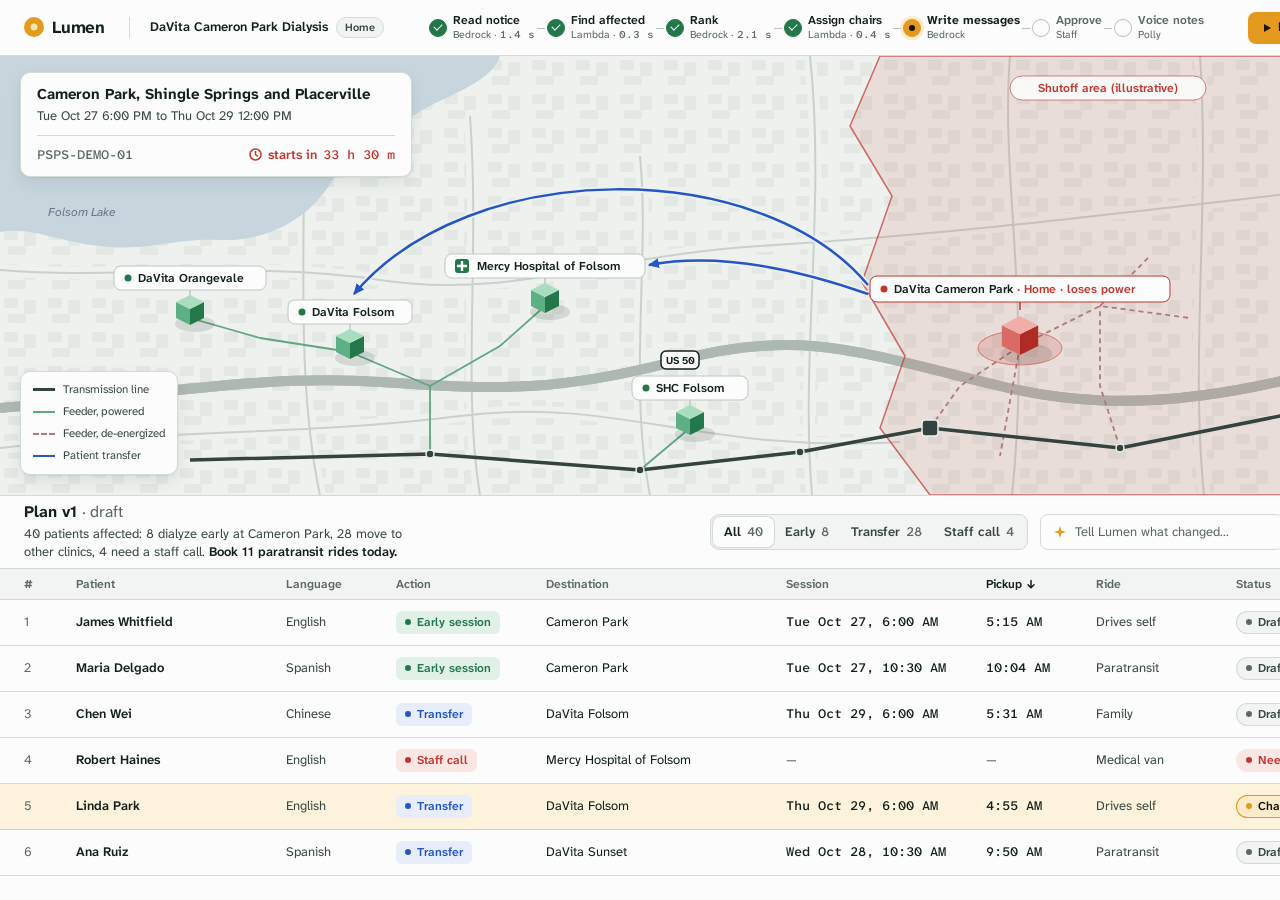
<file: .impeccable/mocks/decision/split.html>
<!doctype html><html lang="en"><head><meta charset="utf-8"><title>Lumen - Map over plan</title>
<link href="https://fonts.googleapis.com/css2?family=Atkinson+Hyperlegible+Next:wght@400;600;700&family=Atkinson+Hyperlegible+Mono:wght@500&display=swap" rel="stylesheet">
<style>
:root{--ground:#E6EBE8;--paper:#FBFCFB;--paper-2:#F1F4F2;--ink:#13201C;--ink-2:#3A4843;--mute:#5B6863;--line:#D4DBD7;--amber:#E39A1E;--on-amber:#1B1204;--amber-bg:#FBEBCB;--red:#C2362F;--red-bg:#FAE7E4;--blue:#2457C5;--blue-bg:#E7EDFA;--green:#23784A;--green-bg:#E2F1E8}
*{box-sizing:border-box;margin:0;padding:0}
body{width:1440px;height:900px;overflow:hidden;display:grid;grid-template-rows:56px 439px 405px;background:var(--ground);color:var(--ink);font:400 13px/1.4 "Atkinson Hyperlegible Next",system-ui,sans-serif}
.mono{font-family:"Atkinson Hyperlegible Mono",ui-monospace,monospace;font-weight:500;font-variant-numeric:tabular-nums}
button,input{font:inherit;color:inherit}
.tag{padding:2px 8px;border-radius:999px;font-size:11px;font-weight:600;white-space:nowrap}
.btn{height:32px;padding:0 14px;border:0;border-radius:8px;font-weight:600;display:inline-flex;align-items:center;gap:6px;background:none;color:var(--ink-2)}
.btn.amber{background:var(--amber);color:var(--on-amber)}
.top{display:flex;align-items:center;gap:16px;padding:0 24px;background:var(--paper);border-bottom:1px solid var(--line)}
.logo{display:flex;align-items:center;gap:8px;font-size:17px;font-weight:700;letter-spacing:-.01em}
.mark{width:20px;height:20px;border-radius:50%;background:radial-gradient(circle,#FBE3AE 0 24%,var(--amber) 26%)}
.fac{display:flex;align-items:center;gap:8px;margin-left:8px;padding-left:20px;border-left:1px solid var(--line);font-weight:600;white-space:nowrap}
.fac .tag{background:var(--paper-2);border:1px solid var(--line);color:var(--ink-2)}
.steps{flex:1;display:flex;justify-content:center;list-style:none;white-space:nowrap}
.steps li{position:relative;display:flex;align-items:center;gap:6px;padding:0 6px}
.steps li+li::before{content:"";position:absolute;left:-4px;top:50%;width:8px;height:1px;background:#B8C2BD}
.steps b{display:block;font-size:12px;font-weight:600;line-height:1.25}
.steps small{display:block;font-size:10.5px;line-height:1.25;color:var(--mute)}
.steps .wait b{color:var(--mute)}.steps .cur b{font-weight:700}
.d{width:18px;height:18px;border-radius:50%;display:grid;place-items:center;flex:none;border:1.5px solid #B8C2BD}
.done .d{background:var(--green);border-color:var(--green)}
.done .d::after{content:"";width:7px;height:4px;border:solid #fff;border-width:0 0 1.8px 1.8px;transform:rotate(-45deg) translate(1px,-1px)}
.cur .d{background:var(--amber);border-color:var(--amber);box-shadow:0 0 0 3px var(--amber-bg)}
.cur .d::after{content:"";width:6px;height:6px;border-radius:50%;background:var(--on-amber)}
.act{display:flex;align-items:center;gap:4px}
.map{position:relative;overflow:hidden}.map svg{display:block}
.map svg text{font:600 12px "Atkinson Hyperlegible Next",system-ui,sans-serif;fill:#13201C}
.pl{fill:#FBFCFB;stroke:#BFC8C3}
.card{background:var(--paper);border:1px solid var(--line);border-radius:10px;box-shadow:0 1px 2px rgba(19,32,28,.06),0 6px 16px rgba(19,32,28,.08)}
.ev,.lg,.ctl{position:absolute}
.ev{left:20px;top:16px;width:392px;padding:12px 16px}
.ev h1{font-size:15px;font-weight:700;line-height:1.3}.ev p{color:var(--ink-2);margin-top:2px}
.ev div{display:flex;justify-content:space-between;align-items:center;margin-top:10px;padding-top:10px;border-top:1px solid var(--line);color:var(--mute)}
.ev strong{color:var(--red);font-weight:600;display:flex;align-items:center;gap:6px}
.lg{left:20px;bottom:20px;padding:10px 12px;display:grid;gap:6px;font-size:11.5px;color:var(--ink-2)}
.lg span{display:flex;align-items:center;gap:8px}.lg i{width:22px;display:block}
.ctl{right:20px;bottom:20px;display:flex;flex-direction:column;align-items:flex-end;gap:8px}
.tg,.zm,.cp{display:flex;overflow:hidden}.zm{flex-direction:column}
.tg span{padding:6px 11px;font-weight:600;color:var(--mute)}.tg span+span{background:var(--ink);color:var(--paper)}
.zm button,.cp button{width:34px;height:34px;border:0;background:none;display:grid;place-items:center;font-size:18px;color:var(--ink-2)}
.zm button+button{border-top:1px solid var(--line)}
.plan{background:var(--paper);border-top:1px solid var(--line);display:flex;flex-direction:column;min-height:0}
.ph{height:72px;display:flex;align-items:center;justify-content:space-between;gap:24px;padding:0 24px}
.ph h2{font-size:16px;font-weight:700;line-height:1.3}.ph h2 span{color:var(--mute);font-weight:400}
.ph p{color:var(--ink-2);max-width:600px;margin-top:2px;text-wrap:balance}.ph p b{font-weight:600;color:var(--ink)}
.tools{display:flex;gap:12px;align-items:center}
.seg{display:flex;padding:2px;background:var(--paper-2);border:1px solid var(--line);border-radius:9px}
.seg span{padding:6px 11px;border-radius:7px;font-weight:600;color:var(--ink-2);display:flex;gap:6px}
.seg .on{background:var(--paper);color:var(--ink);box-shadow:0 0 0 1px var(--line),0 1px 2px rgba(19,32,28,.08)}
.seg em{font-style:normal;color:var(--mute)}
.in{display:flex;align-items:center;gap:8px;width:244px;height:36px;padding:0 12px;border:1px solid var(--line);border-radius:8px;color:var(--mute)}
.in input{flex:1;min-width:0;border:0;outline:0;background:none}.in input::placeholder{color:var(--mute);opacity:1}
.tools .btn{height:36px;padding:0 16px}
.tb{flex:1;overflow:auto}
table{width:100%;border-collapse:separate;border-spacing:0;table-layout:fixed}
th{position:sticky;top:0;height:32px;text-align:left;font-size:12px;font-weight:600;color:var(--mute);background:var(--paper-2);padding:0 12px;border-block:1px solid var(--line);white-space:nowrap}
th:nth-child(1){width:64px}th:nth-child(2){width:210px}th:nth-child(3){width:110px}th:nth-child(4){width:150px}th:nth-child(5){width:240px}th:nth-child(6){width:200px}th:nth-child(7){width:110px}th:nth-child(8){width:140px}
th.sort{color:var(--ink)}th.sort svg{margin-left:4px;vertical-align:-1px}
td{height:46px;padding:0 12px;border-bottom:1px solid var(--line);white-space:nowrap}
th:first-child,td:first-child{padding-left:24px}th:last-child,td:last-child{padding-right:24px}
td.n{color:var(--mute)}td:nth-child(2){font-weight:600}td:nth-child(3),td:nth-child(8){color:var(--ink-2)}.mu{color:var(--mute)}
tr.held td{background:#FDF3DD;border-bottom-color:#EBCB8A}
.t,.st{display:inline-flex;align-items:center;gap:6px;font-size:12px;font-weight:600}
.t{padding:3px 9px;border-radius:6px}.st{padding:3px 10px;border-radius:999px}
.t::before,.st::before{content:"";width:6px;height:6px;border-radius:50%;background:currentColor}
.e{background:var(--green-bg);color:var(--green)}.x{background:var(--blue-bg);color:var(--blue)}.c,.nc{background:var(--red-bg);color:var(--red)}
.dr{background:var(--paper-2);color:var(--ink-2);box-shadow:inset 0 0 0 1px var(--line)}.dr::before{background:var(--mute)}
.ch{background:var(--amber-bg);color:var(--on-amber);box-shadow:inset 0 0 0 1px var(--amber)}.ch::before{background:var(--amber)}
</style></head><body>
<header class="top">
 <div class="logo"><span class="mark"></span>Lumen</div>
 <div class="fac">DaVita Cameron Park Dialysis <span class="tag">Home</span></div>
 <ol class="steps">
  <li class="done"><span class="d"></span><div><b>Read notice</b><small>Bedrock · <span class="mono">1.4 s</span></small></div></li>
  <li class="done"><span class="d"></span><div><b>Find affected</b><small>Lambda · <span class="mono">0.3 s</span></small></div></li>
  <li class="done"><span class="d"></span><div><b>Rank</b><small>Bedrock · <span class="mono">2.1 s</span></small></div></li>
  <li class="done"><span class="d"></span><div><b>Assign chairs</b><small>Lambda · <span class="mono">0.4 s</span></small></div></li>
  <li class="cur"><span class="d"></span><div><b>Write messages</b><small>Bedrock</small></div></li>
  <li class="wait"><span class="d"></span><div><b>Approve</b><small>Staff</small></div></li>
  <li class="wait"><span class="d"></span><div><b>Voice notes</b><small>Polly</small></div></li>
 </ol>
 <div class="act"><button class="btn amber"><svg width="10" height="10" viewBox="0 0 10 10"><path d="M2 1l7 4-7 4z" fill="currentColor"/></svg>Run demo</button><button class="btn">Reset</button></div>
</header>
<section class="map">
<svg width="1440" height="439" viewBox="0 0 1440 439" role="img" aria-label="Map of the shutoff area and nearby clinics">
<defs>
 <pattern id="bl" width="44" height="34" patternUnits="userSpaceOnUse"><g fill="#E3E8E4"><rect x="4" y="4" width="14" height="10" rx="2"/><rect x="24" y="6" width="12" height="14" rx="2"/><rect x="8" y="20" width="18" height="9" rx="2"/></g></pattern>
 <g id="rd" fill="none"><path d="M0 214C120 224 250 204 380 224S600 200 760 190S1000 172 1440 120M0 392C180 372 300 380 460 360S700 398 900 386M300 0C312 120 290 300 320 439M470 60C480 200 462 330 480 439M640 100C650 200 628 330 650 439M810 0C826 150 800 300 812 439M1010 0C1000 120 1032 250 1012 439M1200 0C1210 150 1190 300 1204 439M1340 40C1330 200 1352 330 1338 439"/></g>
 <g id="b"><ellipse cx="5" cy="6" rx="20" ry="8" fill="#13201C" opacity=".12"/><polygon points="-14,-16 0,-9 0,7 -14,0" fill="var(--l)"/><polygon points="14,-16 0,-9 0,7 14,0" fill="var(--r)"/><polygon points="0,-23 14,-16 0,-9 -14,-16" fill="var(--t)"/></g>
 <marker id="ah" viewBox="0 0 10 10" refX="8" refY="5" markerWidth="5" markerHeight="5" orient="auto"><path d="M0 1L9 5L0 9z" fill="#2457C5"/></marker>
 <path id="a1" fill="none" d="M868 229C760 100 470 100 354 238"/><path id="a2" fill="none" d="M868 238C800 214 720 196 649 209"/>
</defs>
<rect width="1440" height="439" fill="#EEF1EE"/><rect width="1440" height="439" fill="url(#bl)"/>
<use href="#rd" stroke="#EEF1EE" stroke-width="12"/><use href="#rd" stroke="#C9D1CC" stroke-width="2"/>
<path id="fw" fill="none" stroke="#AEB8B2" stroke-width="10" d="M0 352C150 340 260 318 380 326S560 336 680 304S860 296 1000 330S1260 336 1440 282"/>
<use href="#fw" stroke="#FBFCFB" stroke-width="7"/>
<g transform="translate(680 304)"><rect x="-19" y="-9" width="38" height="18" rx="5" fill="#FBFCFB" stroke="#13201C" stroke-width="1.5"/><text y="4" text-anchor="middle" style="font-size:10.5px;font-weight:700">US 50</text></g>
<path d="M0 0H500C490 30 440 40 410 62C380 82 350 96 330 128C310 160 270 186 220 184C170 182 150 196 100 190C60 186 30 170 0 176Z" fill="#C7D5DD"/>
<text x="48" y="160" style="font-style:italic;font-weight:400;fill:#5F7886">Folsom Lake</text>
<polygon points="880,0 1440,0 1440,439 930,439 880,372 905,300 862,226 892,140 850,70" fill="#C2362F" fill-opacity=".11" stroke="#C2362F" stroke-opacity=".7" stroke-width="1.5" stroke-linejoin="round"/>
<g fill="none" stroke-linejoin="round"><g stroke="#5FA77F" stroke-width="1.8"><path d="M430 398V330L350 296L260 282L190 262M430 330L500 290L545 250M640 414L690 372"/></g>
 <g stroke="#B07A76" stroke-width="1.8" stroke-dasharray="5 4"><path d="M930 372L960 330L1020 290L1100 250L1190 262M1100 250L1150 200M1120 392L1100 330L1100 250M1020 290L1000 400"/></g>
 <path d="M190 404L430 398L640 414L800 396L930 372L1120 392L1300 356L1440 372" stroke="#34433E" stroke-width="3.5"/></g>
<g fill="#34433E" stroke="#EEF1EE" stroke-width="1.5"><circle cx="430" cy="398" r="4"/><circle cx="640" cy="414" r="4"/><circle cx="800" cy="396" r="4"/><circle cx="1120" cy="392" r="4"/><circle cx="1300" cy="356" r="4"/><rect x="922" y="364" width="16" height="16" rx="3"/></g>
<g fill="none" marker-end="url(#ah)"><use href="#a1" stroke="#EEF1EE" stroke-width="6" marker-end="none"/><use href="#a1" stroke="#2457C5" stroke-width="2.5"/><use href="#a2" stroke="#EEF1EE" stroke-width="6" marker-end="none"/><use href="#a2" stroke="#2457C5" stroke-width="2.5"/></g>
<g transform="translate(190 262)"><use href="#b" style="--t:#A8DDBF;--l:#5DB083;--r:#23784A"/><rect class="pl" x="-76" y="-52" width="152" height="24" rx="7"/><circle cx="-62" cy="-40" r="3.5" fill="#23784A"/><text x="-52" y="-36">DaVita Orangevale</text><path d="M0-28V-22" stroke="#BFC8C3" stroke-width="1.5"/></g>
<g transform="translate(545 250)"><use href="#b" style="--t:#A8DDBF;--l:#5DB083;--r:#23784A"/><rect class="pl" x="-100" y="-52" width="200" height="24" rx="7"/><rect x="-90" y="-47" width="14" height="14" rx="3" fill="#23784A"/><path d="M-83-45V-35M-88-40H-78" stroke="#fff" stroke-width="2.4"/><text x="-68" y="-36">Mercy Hospital of Folsom</text><path d="M0-28V-22" stroke="#BFC8C3" stroke-width="1.5"/></g>
<g transform="translate(350 296)"><use href="#b" style="--t:#A8DDBF;--l:#5DB083;--r:#23784A"/><rect class="pl" x="-62" y="-52" width="124" height="24" rx="7"/><circle cx="-48" cy="-40" r="3.5" fill="#23784A"/><text x="-38" y="-36">DaVita Folsom</text><path d="M0-28V-22" stroke="#BFC8C3" stroke-width="1.5"/></g>
<g transform="translate(690 372)"><use href="#b" style="--t:#A8DDBF;--l:#5DB083;--r:#23784A"/><rect class="pl" x="-58" y="-52" width="116" height="24" rx="7"/><circle cx="-44" cy="-40" r="3.5" fill="#23784A"/><text x="-34" y="-36">SHC Folsom</text><path d="M0-28V-22" stroke="#BFC8C3" stroke-width="1.5"/></g>
<ellipse cx="1020" cy="292" rx="42" ry="17" fill="#C2362F" fill-opacity=".16" stroke="#C2362F" stroke-opacity=".55"/>
<g transform="translate(1020 290) scale(1.3)"><use href="#b" style="--t:#F2ADA8;--l:#DC6A64;--r:#B02B25"/></g>
<g transform="translate(1020 290)"><rect class="pl" x="-150" y="-70" width="300" height="26" rx="7" style="stroke:#C2362F"/><circle cx="-136" cy="-57" r="3.5" fill="#C2362F"/><text x="-126" y="-53">DaVita Cameron Park<tspan style="fill:#C2362F"> · Home · loses power</tspan></text><path d="M0-44V-36" stroke="#C2362F" stroke-width="1.5"/></g>
<g transform="translate(1010 20)"><rect width="196" height="24" rx="12" fill="#FBFCFB" fill-opacity=".92" stroke="#C2362F" stroke-opacity=".6"/><text x="98" y="16" text-anchor="middle" style="fill:#C2362F">Shutoff area (illustrative)</text></g>
</svg>
<div class="card ev"><h1>Cameron Park, Shingle Springs and Placerville</h1><p>Tue Oct 27 6:00 PM to Thu Oct 29 12:00 PM</p>
 <div><span class="mono">PSPS-DEMO-01</span><strong><svg width="13" height="13" viewBox="0 0 13 13" fill="none" stroke="currentColor" stroke-width="1.5" stroke-linecap="round"><circle cx="6.5" cy="6.5" r="5.5"/><path d="M6.5 3.5v3l2 1.5"/></svg>starts in <span class="mono">33 h 30 m</span></strong></div></div>
<div class="card lg"><span><i style="border-top:3.5px solid #34433E"></i>Transmission line</span><span><i style="border-top:2px solid #5FA77F"></i>Feeder, powered</span><span><i style="border-top:2px dashed #B07A76"></i>Feeder, de-energized</span><span><i style="border-top:2.5px solid #2457C5"></i>Patient transfer</span></div>
<div class="ctl"><div class="card tg"><span>2D</span><span>3D</span></div>
 <div class="card zm"><button aria-label="Zoom in">+</button><button aria-label="Zoom out">&minus;</button></div>
 <div class="card cp"><button aria-label="Reset north"><svg width="16" height="16" viewBox="0 0 16 16"><circle cx="8" cy="8" r="7" fill="none" stroke="#5B6863"/><path d="M8 3l2.4 5H5.6z" fill="#C2362F"/><path d="M8 13l-2.4-5h4.8z" fill="#5B6863" opacity=".5"/></svg></button></div></div>
</section>
<section class="plan">
 <div class="ph"><div><h2>Plan v1 <span>· draft</span></h2><p>40 patients affected: 8 dialyze early at Cameron Park, 28 move to other clinics, 4 need a staff call. <b>Book 11 paratransit rides today.</b></p></div>
  <div class="tools"><div class="seg"><span class="on">All <em class="mono">40</em></span><span>Early <em class="mono">8</em></span><span>Transfer <em class="mono">28</em></span><span>Staff call <em class="mono">4</em></span></div>
   <label class="in"><svg width="14" height="14" viewBox="0 0 14 14"><path d="M7 1l1.4 4.6L13 7l-4.6 1.4L7 13l-1.4-4.6L1 7l4.6-1.4z" fill="#E39A1E"/></svg><input placeholder="Tell Lumen what changed…"></label>
   <button class="btn amber"><svg width="12" height="12" viewBox="0 0 12 12" fill="none" stroke="currentColor" stroke-width="1.8" stroke-linecap="round" stroke-linejoin="round"><path d="M2 6.4l2.8 2.8L10 3.4"/></svg>Approve all</button></div></div>
 <div class="tb"><table>
  <thead><tr><th>#<th>Patient<th>Language<th>Action<th>Destination<th>Session<th class="sort">Pickup<svg width="10" height="10" viewBox="0 0 10 10" fill="none" stroke="currentColor" stroke-width="1.5" stroke-linecap="round" stroke-linejoin="round"><path d="M5 1.5v7M2 5.8l3 3 3-3"/></svg><th>Ride<th>Status</thead>
  <tbody>
  <tr><td class="n">1<td>James Whitfield<td>English<td><span class="t e">Early session</span><td>Cameron Park<td class="mono">Tue Oct 27, 6:00 AM<td class="mono">5:15 AM<td>Drives self<td><span class="st dr">Draft</span>
  <tr><td class="n">2<td>Maria Delgado<td>Spanish<td><span class="t e">Early session</span><td>Cameron Park<td class="mono">Tue Oct 27, 10:30 AM<td class="mono">10:04 AM<td>Paratransit<td><span class="st dr">Draft</span>
  <tr><td class="n">3<td>Chen Wei<td>Chinese<td><span class="t x">Transfer</span><td>DaVita Folsom<td class="mono">Thu Oct 29, 6:00 AM<td class="mono">5:31 AM<td>Family<td><span class="st dr">Draft</span>
  <tr><td class="n">4<td>Robert Haines<td>English<td><span class="t c">Staff call</span><td>Mercy Hospital of Folsom<td class="mu">—<td class="mu">—<td>Medical van<td><span class="st nc">Needs call</span>
  <tr class="held"><td class="n">5<td>Linda Park<td>English<td><span class="t x">Transfer</span><td>DaVita Folsom<td class="mono">Thu Oct 29, 6:00 AM<td class="mono">4:55 AM<td>Drives self<td><span class="st ch">Changed</span>
  <tr><td class="n">6<td>Ana Ruiz<td>Spanish<td><span class="t x">Transfer</span><td>DaVita Sunset<td class="mono">Wed Oct 28, 10:30 AM<td class="mono">9:50 AM<td>Paratransit<td><span class="st dr">Draft</span>
  </tbody></table></div>
</section>
</body></html>
</file>
<file: frontend/prototype/landing.css>
/* Lumen landing page. Token values follow app.css; --n-* is the night half, --d-* the lit half. */
:root{
  --f-ui:"Atkinson Hyperlegible Next","Atkinson Hyperlegible",system-ui,sans-serif;
  --f-mono:"Atkinson Hyperlegible Mono",ui-monospace,Menlo,monospace;
  --paper:#FBFCFB;--paper-2:#F1F4F2;--ink:#13201C;--ink-2:#3A4843;--mute:#5B6863;--line:#D4DBD7;--line-2:#B7C1BC;
  --amber:#E39A1E;--amber-2:#CC860F;--on-amber:#1B1204;
  --red:#C2362F;--blue:#2457C5;--blue-ink:#1F4BAA;--green:#23784A;--slate:#4A5953;
  --focus:#2457C5;--sel:#DCE6FA;
  --n-bg:#15211D;--n-ink:#EAF0ED;--n-ink-2:#C7D3CE;--n-mute:#9DAFA8;--n-line:#2C3A35;--n-red:#FF8A7D;--n-green:#57C98C;
  --n-dot:#7D9089;--n-edge:#2E3E38;--n-ring:#5A6C65;--n-area:rgba(255,138,125,.07);--n-focus:#9DBBFF;
  --d-bg:#F1F4F2;--d-ink:#13201C;--d-ink-2:#3A4843;--d-mute:#5B6863;--d-line:#D4DBD7;--d-red:#C2362F;--d-red-ink:#A12A24;
  --d-blue:#2457C5;--d-blue-ink:#1F4BAA;--d-green:#23784A;--d-green-ink:#1D6940;--d-dot:#3A4843;--d-idle:#9AA6A1;--d-area:rgba(194,54,47,.07);
  --seam:#E39A1E;
  --shadow:0 2px 6px rgba(19,32,28,.10),0 16px 40px rgba(19,32,28,.20);
  --knob-shadow:0 2px 4px rgba(0,0,0,.22),0 8px 22px rgba(0,0,0,.24);
  --scrim:rgba(13,20,18,.55);
  --ease:cubic-bezier(.16,1,.3,1);
  --gut:max(48px,calc((100vw - 1344px) / 2));
  color-scheme:light;
}
:root[data-theme="dark"]{
  --paper:#111917;--paper-2:#17211E;--ink:#E6EDEA;--ink-2:#C2CEC9;--mute:#93A39C;--line:#24312C;--line-2:#35453F;
  --amber:#F2AE3D;--amber-2:#F7BE5C;
  --red:#FF6B5B;--blue:#7FA6FF;--blue-ink:#9DBBFF;--green:#57C98C;--slate:#A9B8B1;
  --focus:#9DBBFF;--sel:#22355E;
  --n-bg:#080C0B;--n-ink:#C3CEC9;--n-ink-2:#A2B1AA;--n-mute:#93A59E;--n-line:#19221F;--n-red:#FF8A7D;--n-green:#57C98C;
  --n-dot:#566862;--n-edge:#1A2421;--n-ring:#43534D;--n-area:rgba(255,138,125,.06);--n-focus:#9DBBFF;
  --d-bg:#20302B;--d-ink:#F1F5F3;--d-ink-2:#CAD5D0;--d-mute:#A0B0A9;--d-line:#33443E;--d-red:#FF6B5B;--d-red-ink:#FF8A7D;
  --d-blue:#7FA6FF;--d-blue-ink:#9DBBFF;--d-green:#57C98C;--d-green-ink:#7ED8A8;--d-dot:#C2CEC9;--d-idle:#5E6E68;--d-area:rgba(255,107,91,.08);
  --seam:#F2AE3D;
  --shadow:0 2px 6px rgba(0,0,0,.35),0 16px 40px rgba(0,0,0,.5);
  --scrim:rgba(0,0,0,.6);
  color-scheme:dark;
}

*{box-sizing:border-box}
html{background:var(--n-bg);scroll-behavior:smooth}
body{margin:0;background:var(--paper);color:var(--ink);font:400 17px/1.5 var(--f-ui);caret-color:var(--blue);-webkit-font-smoothing:antialiased;text-rendering:optimizeLegibility}
h1,h2,p,ol{margin:0}
::selection{background:var(--sel);color:var(--ink)}
*{scrollbar-width:thin;scrollbar-color:var(--line-2) transparent}
::-webkit-scrollbar{width:8px;height:8px}::-webkit-scrollbar-thumb{background:var(--line-2);border-radius:8px}::-webkit-scrollbar-track{background:transparent}
:focus-visible{outline:2px solid var(--focus);outline-offset:3px;border-radius:4px}
a{color:var(--blue-ink);text-underline-offset:3px}
button{font:inherit;color:inherit}
[id]{scroll-margin-top:24px}
.sprite{position:absolute}
.vh{position:absolute!important;width:1px;height:1px;overflow:hidden;clip-path:inset(50%);white-space:nowrap}
.i{width:16px;height:16px;fill:none;stroke:currentColor;stroke-width:2;stroke-linecap:round;stroke-linejoin:round}

/* buttons: both work on the night and on the lit side */
.btn{display:inline-flex;align-items:center;justify-content:center;height:52px;padding:0 24px;border:1.5px solid transparent;border-radius:10px;font:700 17px/1 var(--f-ui);text-decoration:none;white-space:nowrap;cursor:pointer;transition:background-color .15s ease-out,border-color .15s ease-out,translate .1s ease-out}
.btn:active{translate:0 1px}
.btn.pri{background:var(--amber);color:var(--on-amber)}
.btn.pri:hover{background:var(--amber-2)}
.btn.sec{background:var(--paper);color:var(--ink);border-color:var(--ink)}
.btn.sec:hover{background:var(--paper-2)}
.btn:focus-visible{border-radius:10px;box-shadow:0 0 0 6px var(--paper)}
.logo{display:inline-flex;align-items:center;gap:10px;font-weight:800;font-size:22px;letter-spacing:-.01em;text-decoration:none;color:inherit}
.logo i{display:grid;place-items:center;width:22px;height:22px;border-radius:50%;background:var(--amber)}
.logo i::after{content:"";width:7px;height:7px;border-radius:50%;background:var(--on-amber)}

/* hero: the night is the ground, the lit side (.sky and each .d copy) is clipped at --s along one axis */
.hero{
  --c-bg:var(--n-bg);--c-ink:var(--n-ink);--c-ink-2:var(--n-ink-2);--c-mute:var(--n-mute);--c-line:var(--n-line);
  --c-red:var(--n-red);--c-red-ink:var(--n-red);--c-em:var(--n-ink);--c-dot:var(--n-dot);--c-area:var(--n-area);--c-focus:var(--n-focus);
  position:relative;isolation:isolate;overflow:hidden;display:grid;grid-template-rows:auto 1fr;
  min-height:max(640px,calc(100svh - var(--how-h,124px)));background:var(--n-bg);color:var(--c-ink)
}
.hero .d,.hero .lit{
  --c-bg:var(--d-bg);--c-ink:var(--d-ink);--c-ink-2:var(--d-ink-2);--c-mute:var(--d-mute);--c-line:var(--d-line);
  --c-red:var(--d-red);--c-red-ink:var(--d-red-ink);--c-em:var(--d-blue-ink);--c-dot:var(--d-dot);--c-area:var(--d-area);--c-focus:var(--focus)
}
.sky{position:absolute;inset:0;z-index:-1;background:var(--d-bg);display:none}
.hero.js .sky{display:block;clip-path:inset(0 0 0 var(--s))}
.hero :focus-visible{outline-color:var(--c-focus)}
[data-side]{transition:color .25s ease-out,border-color .25s ease-out}

.nav{position:relative;z-index:3;display:flex;align-items:center;gap:32px;height:72px;padding:0 var(--gut)}
.nav .logo{color:var(--c-ink)}
.spacer{flex:1}
.nl{padding:10px 0;border:0;background:none;color:var(--c-ink-2);font-size:16px;font-weight:500;text-decoration:none;cursor:pointer}
.nl:hover{color:var(--c-ink);text-decoration:underline;text-underline-offset:5px}
.signin{height:40px;padding:0 16px;border:1.5px solid var(--c-ink);border-radius:8px;background:none;color:var(--c-ink);font-weight:700;font-size:16px;cursor:pointer;transition:background-color .15s ease-out,color .25s ease-out,border-color .25s ease-out}
.signin:hover{background:color-mix(in srgb,var(--c-ink) 9%,transparent)}

.stage{display:grid;grid-template-columns:minmax(0,1fr) minmax(0,1fr);grid-template-rows:auto auto auto 1fr;grid-template-areas:"hl hl" "acts acts" "ln ld" "calls scene";padding-bottom:28px}
.split{display:grid;min-width:0}
.split>*{grid-area:1/1;min-width:0;color:var(--c-ink)}
.split>.d{pointer-events:none}
/* the two copies never overlap, so no light fringe shows round dark letters */
.hero.js .split>.n{clip-path:inset(-60px calc(100% - var(--s) + var(--o,0px)) -60px -400px)}
.hero.js .split>.d{clip-path:inset(-60px -400px -60px calc(var(--s) - var(--o,0px)))}

.hl{grid-area:hl;padding:clamp(16px,4vh,44px) var(--gut) 0}
.hl>*{font-size:clamp(34px,5.3vw,76px);line-height:1.04;font-weight:800;letter-spacing:-.028em;text-align:center}
.hl span{display:block;text-wrap:balance}
.hl span:first-child{translate:-8% 0}
.hl span:last-child{translate:8% 0}

.acts{grid-area:acts;position:relative;z-index:3;display:grid;grid-template-columns:1fr 1fr;column-gap:16px;padding:clamp(20px,3.4vh,32px) var(--gut) 0}
.acts .pri{justify-self:end}
.acts .sec{justify-self:start}

.ln{grid-area:ln;padding:clamp(24px,5vh,52px) 64px 0 var(--gut)}
.ld{grid-area:ld;padding:clamp(24px,5vh,52px) var(--gut) 0 64px}
.lede{max-width:31em;font-size:clamp(17px,1.4vw,21px);line-height:1.45;color:var(--c-ink-2);text-wrap:pretty}
.lede b{font-weight:700;color:var(--c-em)}

.calls{grid-area:calls;padding:20px 64px 0 var(--gut)}
.calls ol{max-width:620px;padding:0;list-style:none;font:500 15px/1 var(--f-mono)}
.calls li{display:grid;grid-template-columns:15ch minmax(0,1fr) 21ch;gap:14px;align-items:center;padding:10px 0;border-bottom:1px solid var(--c-line)}
.calls .n li{opacity:calc(1 - var(--i) * .05)}
.calls .nm{overflow:hidden;color:var(--c-ink);white-space:nowrap;text-overflow:ellipsis}
.calls .dt{overflow:hidden;color:var(--c-mute);font:400 15px/1 var(--f-ui);white-space:nowrap;text-overflow:ellipsis}
.calls .st{color:var(--c-red);text-align:right;white-space:nowrap}
.calls .st.early{color:var(--d-green-ink)}
.calls .st.move{color:var(--d-blue-ink)}
.calls .st.call,.calls .st.more{color:var(--d-ink-2)}

.scene{grid-area:scene;display:grid;grid-template-rows:minmax(220px,1fr);min-height:0;padding:12px var(--gut) 0 64px}
.map{grid-area:1/1;position:relative;min-height:0}
.map>div{position:absolute;inset:0}
/* the tag sits in the map box's empty lower left, so the network gets the whole row */
.tag{grid-area:1/1;align-self:end;justify-self:start;font-size:13px;color:var(--c-mute)}

/* the seam: an amber line and a round handle; .grab widens the line's drag area */
.seam,.grab,.knob{display:none}
.hero.js .seam,.hero.js .knob{display:grid}
.hero.js .grab{display:block}
.seam{position:absolute;z-index:2;top:72px;bottom:0;left:-1px;width:2px;background:var(--seam);translate:var(--s) 0;pointer-events:none}
.grab{position:absolute;z-index:2;top:72px;bottom:0;left:-12px;width:24px;translate:var(--s) 0;cursor:ew-resize;touch-action:none}
.knob{position:absolute;z-index:4;top:calc(var(--ky,62%) - 24px);left:-24px;place-items:center;width:48px;height:48px;border-radius:50%;background:var(--seam);color:var(--on-amber);translate:var(--s) 0;cursor:ew-resize;touch-action:none;box-shadow:var(--knob-shadow);transition:scale .15s ease-out}
.knob::before{content:"";position:absolute;inset:-8px;border-radius:50%}
.knob:hover,.hero.dragging .knob{scale:1.06}
.knob .i{width:24px;height:24px;stroke-width:2.25}
.hero .knob:focus-visible{outline:2px solid var(--focus);outline-offset:3px;border-radius:50%;box-shadow:0 0 0 7px var(--paper),var(--knob-shadow)}
.hero.dragging{cursor:ew-resize;user-select:none;-webkit-user-select:none}

/* the network (landing.js draws one SVG per side at the box's pixel size) */
/* the far homes and the ends of the shutoff area fade out at the top and bottom edges */
.map svg{display:block;overflow:hidden;mask-image:linear-gradient(transparent,var(--ink) 14px,var(--ink) calc(100% - 14px),transparent)}
.map .area{fill:var(--c-area);stroke:var(--c-red);stroke-width:1.5;stroke-dasharray:5 6;stroke-opacity:.75}
.map .edges line{stroke:var(--n-edge);stroke-width:1}
.map .homes circle{fill:var(--c-dot)}
.map .n .homes circle{opacity:.85}
.map .rt-base{fill:none;stroke:var(--d-blue);stroke-width:var(--w,3px);stroke-linecap:round;stroke-opacity:.26;stroke-dasharray:1;stroke-dashoffset:0}
.map .rt-flow{fill:none;stroke:var(--d-blue);stroke-width:var(--w,3px);stroke-linecap:round;stroke-dasharray:10 14;animation:flow 1.4s linear infinite}
.map .cl{fill:var(--d-green);stroke:var(--c-bg);stroke-width:3;transform-box:fill-box;transform-origin:center}
.map .rt-call{fill:none;stroke:var(--d-ink-2);stroke-width:var(--w,2px);stroke-linecap:round;stroke-dasharray:1 5;stroke-opacity:.8}
.map .cl.h{fill:var(--d-ink-2)}
.map .cl.idle{fill:var(--d-idle);stroke-width:2}
.map .cl.off{fill:none;stroke:var(--n-ring);stroke-width:1.5}
.map .core{fill:var(--c-red);stroke:var(--c-bg);stroke-width:3}
.map .ping{fill:none;stroke:var(--c-red);stroke-width:2;opacity:0;transform-box:fill-box;transform-origin:center}
.map text{font:700 14px var(--f-ui);fill:var(--c-ink);paint-order:stroke;stroke:var(--c-bg);stroke-width:5px;stroke-linejoin:round}
.map text.off{fill:var(--c-red-ink)}
.hero.still .rt-flow{animation-play-state:paused}

/* the one entrance: calls fade in, the clinic goes dark, the seam sweeps in (landing.js), routes trace, clinics settle */
.intro .calls .n li{animation:rowIn .55s var(--ease) both;animation-delay:calc(var(--i) * 90ms)}
.intro .map .n .homes,.intro .map .n .edges{animation:fade 1s ease-out both}
.intro .map .n .core{animation:goDark .45s .8s ease-out both}
.intro .map .n .ping{animation:ping 1.2s .8s var(--ease) both}
.intro .map .n text{animation:fade .5s 1s ease-out both}
.intro .map .d .rt-base{animation:trace 1s var(--ease) both;animation-delay:calc(1250ms + var(--i) * 110ms)}
.intro .map .d .rt-call{animation:fade .6s ease-out both;animation-delay:calc(1450ms + var(--i) * 110ms)}
.intro .map .d .rt-flow{animation:flow 1.4s linear infinite,fade .6s ease-out both;animation-delay:0s,calc(2050ms + var(--i) * 110ms)}
.intro .map .d .cl.to{animation:settle .6s var(--ease) both;animation-delay:calc(1850ms + var(--i) * 110ms)}
.intro .map .d text.to{animation:fade .5s ease-out both;animation-delay:calc(1950ms + var(--i) * 110ms)}
@keyframes rowIn{from{opacity:0;translate:0 6px}}
@keyframes fade{from{opacity:0}}
@keyframes goDark{from{fill:var(--n-green)}}
@keyframes ping{0%{opacity:.85;scale:1}100%{opacity:0;scale:4}}
@keyframes trace{from{stroke-dashoffset:1}}
@keyframes settle{from{opacity:0;scale:.3}}
@keyframes flow{to{stroke-dashoffset:-24}}

/* how it works: one track in five slices */
.how{padding:22px var(--gut) 24px;border-top:1px solid var(--line);background:var(--paper)}
.steps{display:grid;grid-template-columns:repeat(5,minmax(0,1fr));gap:0 10px;padding:0;list-style:none}
.steps li{display:flex;flex-direction:column;min-width:0}
.steps .bar{position:relative;height:8px;margin-bottom:14px;border-radius:4px;background:var(--b)}
.steps b{font-size:17px;line-height:1.3;font-weight:700}
.steps b+span{margin-top:2px;font-size:14px;line-height:1.4;color:var(--mute)}

/* the two sourced facts, on the night */
.facts{display:grid;grid-template-columns:repeat(2,minmax(0,1fr));gap:40px 72px;padding:clamp(56px,6.5vw,96px) var(--gut) clamp(48px,5vw,72px);background:var(--n-bg);color:var(--n-ink-2)}
.fact{padding-top:22px;border-top:1px solid var(--n-line)}
.fact .big{max-width:20em;font-size:clamp(24px,2.45vw,35px);line-height:1.4;font-weight:500;letter-spacing:-.012em;text-wrap:pretty}
.fact .big b{color:var(--n-ink);font-weight:800}
.fact .so{margin-top:18px;font-size:17px;color:var(--n-mute)}
.src{grid-column:1/-1;font-size:14px;color:var(--n-mute)}
.src a{color:var(--n-ink-2)}
.facts :focus-visible,.foot :focus-visible{outline-color:var(--n-focus)}

/* closing call to action */
.clinics{display:grid;grid-template-columns:minmax(0,1fr) auto;align-items:end;gap:32px 64px;padding:clamp(72px,9vw,128px) var(--gut);background:var(--paper)}
.clinics h2{max-width:13em;font-size:clamp(34px,4.2vw,58px);line-height:1.04;font-weight:800;letter-spacing:-.025em;text-wrap:balance}
.clinics p{max-width:34em;margin-top:18px;font-size:19px;line-height:1.5;color:var(--ink-2);text-wrap:pretty}
.acts2{display:flex;flex-wrap:wrap;gap:12px}

.foot{display:flex;align-items:center;gap:24px;padding:28px var(--gut) 32px;background:var(--n-bg);color:var(--n-mute);font-size:14px}
.foot .logo{font-size:18px;color:var(--n-ink)}
.foot .logo i{width:18px;height:18px}
.foot .logo i::after{width:6px;height:6px}

/* coming soon: collects nothing */
.soon{width:min(440px,calc(100vw - 32px));padding:28px;border:1px solid var(--line);border-radius:14px;background:var(--paper);color:var(--ink);box-shadow:var(--shadow)}
.soon::backdrop{background:var(--scrim)}
.soon[open]{animation:pop .22s var(--ease)}
.soon h2{font-size:24px;line-height:1.3;font-weight:800;letter-spacing:-.01em}
.soon p{margin-top:10px;color:var(--ink-2)}
.acts3{display:flex;flex-wrap:wrap;gap:10px;margin-top:24px}
@keyframes pop{from{opacity:0;scale:.97}}

/* tablet: the headline stops stepping */
@media (max-width:1100px){
  .hl span:first-child,.hl span:last-child{translate:none}
  .ln,.calls{padding-right:40px}.ld,.scene{padding-left:40px}
  .calls li{grid-template-columns:minmax(0,1fr) auto}
  .calls .dt{display:none}
}

/* short laptop screens (1280x800): tighter rhythm so the five bars stay in the first view */
@media (min-width:860px) and (max-height:860px){
  .hl{padding-top:16px}
  .ln,.ld{padding-top:28px}
  .scene{grid-template-rows:minmax(200px,1fr)}
  .stage{padding-bottom:20px}
}

/* phone: the page stacks and the seam turns horizontal: night above, lit below */
@media (max-width:859px){
  :root{--gut:16px}
  .hero{min-height:0}
  .nav{height:60px;gap:16px}
  .wide{display:none}
  .logo{font-size:20px}
  .nav .logo{min-height:44px}
  .src a{display:inline-block;padding-block:12px}
  .signin{height:44px}
  .stage{grid-template-columns:minmax(0,1fr);grid-template-rows:none;grid-template-areas:"hl" "ln" "calls" "ld" "acts" "scene";padding-bottom:20px}
  .hl{padding-top:12px}
  .hl>*{font-size:clamp(34px,9.4vw,46px);line-height:1.05;text-align:left}
  .ln{padding:14px var(--gut) 0}
  .ld{padding:52px var(--gut) 0}
  .lede{font-size:17px}
  .calls{padding:14px var(--gut) 0}
  .calls li{padding-block:9px}
  .acts{grid-template-columns:repeat(2,auto);justify-content:start;column-gap:10px;padding-top:20px}
  .acts .btn,.acts3 .btn{height:52px;padding:0 16px;font-size:16px}
  .scene{grid-template-rows:auto auto;padding:24px var(--gut) 0}
  .map{aspect-ratio:5/4}
  .tag{grid-area:auto;margin-top:6px}
  .hero.js .sky{clip-path:inset(var(--s) 0 0 0)}
  .hero.js .split>.n{clip-path:inset(-60px -60px calc(100% - var(--s) + var(--o,0px)) -60px)}
  .hero.js .split>.d{clip-path:inset(calc(var(--s) - var(--o,0px)) -60px -60px -60px)}
  .seam{top:-1px;bottom:auto;left:0;right:0;width:auto;height:2px;translate:0 var(--s)}
  .hero.js .grab{display:none}
  .knob{top:-24px;left:auto;right:16px;translate:0 var(--s);cursor:ns-resize}
  .knob .i{rotate:90deg}
  .hero.dragging{cursor:ns-resize}
  .how{padding:28px var(--gut) 32px}
  .steps{grid-template-columns:minmax(0,1fr);gap:20px}
  .steps .bar{margin-bottom:10px;background:var(--line)}
  .steps .bar::after{content:"";position:absolute;inset:0 auto 0 calc(var(--i) * 20%);width:20%;border-radius:4px;background:var(--b)}
  .facts{grid-template-columns:minmax(0,1fr);gap:36px;padding:56px var(--gut) 48px}
  .clinics{grid-template-columns:minmax(0,1fr);padding:64px var(--gut)}
  .clinics p{font-size:17px}
  .foot{flex-direction:column;align-items:flex-start;gap:10px;padding:28px var(--gut)}
}
@media (max-width:359px){.acts{grid-template-columns:auto}}

@media (prefers-reduced-motion:reduce){
  html{scroll-behavior:auto}
  .map .rt-flow{animation:none}
  .soon[open]{animation:none}
  .btn,.knob,[data-side],.signin{transition:none}
}
</file>
